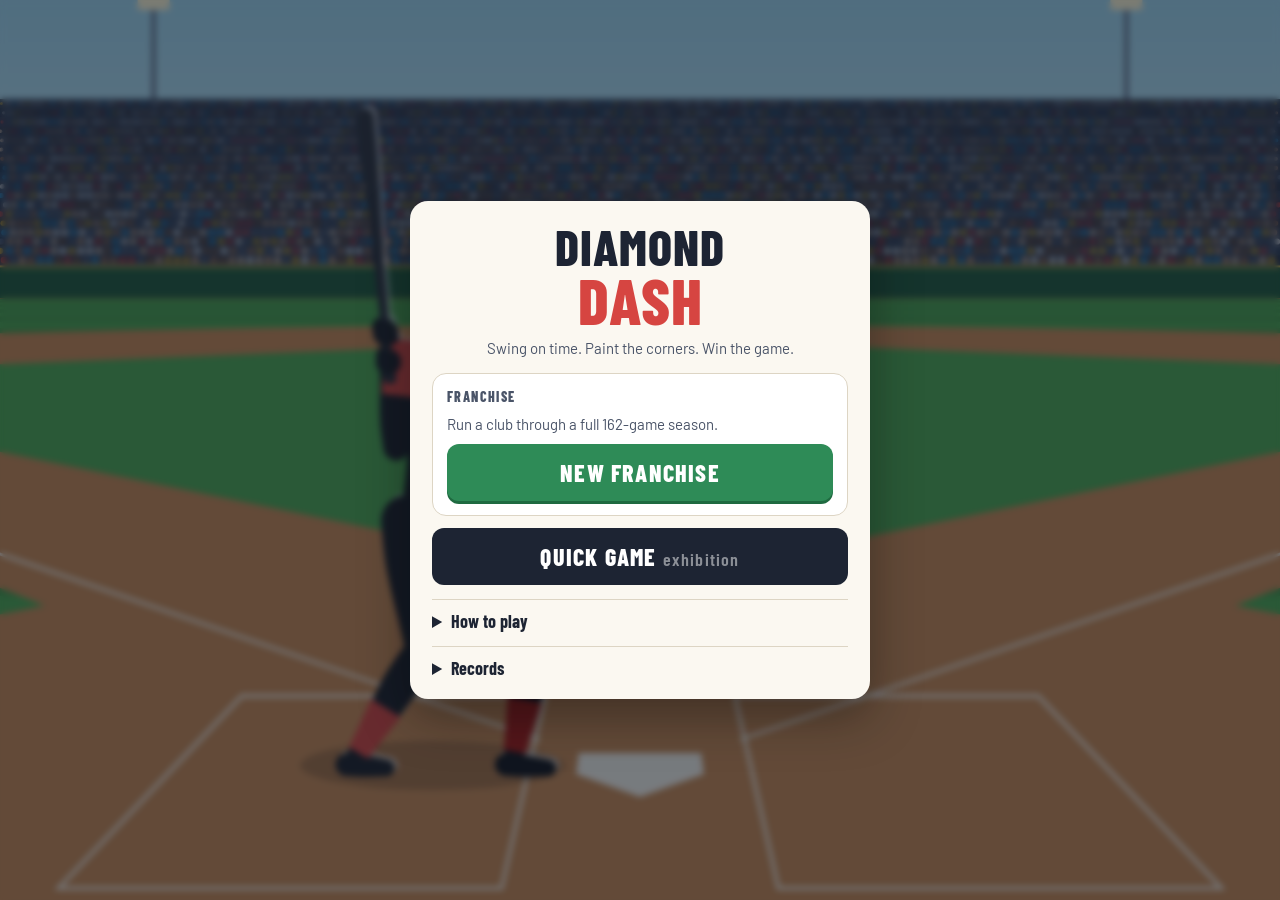
<file: index.html>
<!doctype html>
<html lang="en">
<head>
  <meta charset="utf-8">
  <meta name="viewport" content="width=device-width, initial-scale=1, maximum-scale=1, user-scalable=no, viewport-fit=cover">
  <meta name="theme-color" content="#1d2433">
  <title>Diamond Dash</title>
  <link rel="preconnect" href="https://fonts.googleapis.com">
  <link rel="preconnect" href="https://fonts.gstatic.com" crossorigin>
  <link href="https://fonts.googleapis.com/css2?family=Barlow:wght@500;600;700&family=Barlow+Condensed:wght@600;700;800&display=swap" rel="stylesheet">
  <link rel="stylesheet" href="css/style.css">
  <link rel="stylesheet" href="css/ui.css">
  <link rel="stylesheet" href="css/ui-core.css">
  <link rel="stylesheet" href="css/ui-offseason.css">
  <link rel="stylesheet" href="css/fx.css">
</head>
<body>
  <!-- Franchise mode pages (js/ui/ui.js) -->
  <div id="franchise" hidden></div>

  <canvas id="game" aria-label="Baseball field. Tap or press Space to swing when batting. Tap the strike zone to pitch."></canvas>

  <!-- In-game HUD -->
  <div id="hud" hidden>
    <div class="scorebug" id="scorebug">
      <div class="sb-teams">
        <div class="sb-row" id="sb-away"><span class="chip"></span><span class="abbr"></span><span class="runs">0</span></div>
        <div class="sb-row" id="sb-home"><span class="chip"></span><span class="abbr"></span><span class="runs">0</span></div>
      </div>
      <div class="sb-inning"><span id="sb-half">&#9650;</span><span id="sb-inn">1</span></div>
      <div class="sb-situation">
        <svg class="sb-bases" viewBox="0 0 44 30" aria-label="Runners on base">
          <rect id="sb-b2" x="16" y="2" width="11" height="11" transform="rotate(45 21.5 7.5)"/>
          <rect id="sb-b3" x="4" y="14" width="11" height="11" transform="rotate(45 9.5 19.5)"/>
          <rect id="sb-b1" x="28" y="14" width="11" height="11" transform="rotate(45 33.5 19.5)"/>
        </svg>
        <div class="sb-outs" aria-label="Outs"><i id="sb-o1"></i><i id="sb-o2"></i></div>
      </div>
      <div class="sb-count" id="sb-count">0-0</div>
    </div>

    <div class="matchup" id="matchup">
      <div class="mu-line" id="mu-batter"></div>
      <div class="mu-line dim" id="mu-pitcher"></div>
    </div>

    <div id="pitch-info" class="pitch-info" aria-live="polite"></div>
    <div id="call" class="call" aria-live="assertive"></div>

    <div id="controls-bat" class="controls" hidden>
      <div class="hint" id="bat-hint">Tap or press <kbd>Space</kbd> to swing</div>
      <button id="btn-steal" class="pill steal" hidden>STEAL 2ND</button>
    </div>

    <div id="controls-pitch" class="controls" hidden>
      <div class="pitch-buttons" id="pitch-buttons" role="radiogroup" aria-label="Pitch type"></div>
      <div class="pitch-row2">
        <button id="btn-bullpen" class="pill bullpen">BULLPEN <small>(B)</small></button>
        <div class="hint" id="pitch-hint">Tap the zone to throw</div>
      </div>
    </div>

    <div id="tagup" class="prompt" hidden>
      <div class="prompt-title" id="tagup-title">Tag up?</div>
      <div class="prompt-sub" id="tagup-sub"></div>
      <div class="prompt-buttons">
        <button id="btn-send" class="btn go">SEND <small>(Y)</small></button>
        <button id="btn-hold" class="btn">HOLD <small>(N)</small></button>
      </div>
    </div>

    <div id="speed-hint" class="speed-hint" hidden>Tap to speed up</div>
    <div id="banner" class="banner" hidden><div class="banner-main" id="banner-main"></div><div class="banner-sub" id="banner-sub"></div></div>

    <button id="btn-pause" class="icon-btn left" aria-label="Pause">&#10074;&#10074;</button>
    <button id="btn-mute" class="icon-btn right" aria-label="Mute">&#128266;</button>
  </div>

  <!-- Title / setup -->
  <div id="screen-title" class="overlay">
    <div class="panel setup">
      <h1 class="logo"><span>DIAMOND</span><span class="dash">DASH</span></h1>
      <p class="tag">Swing on time. Paint the corners. Win the game.</p>

      <!-- Main menu (franchise UI) -->
      <div id="main-menu" class="main-menu">
        <div class="mm-card">
          <div class="mm-label">Franchise</div>
          <div class="mm-save" id="mm-save">Run a club through a full 162-game season.</div>
          <button id="btn-fr-continue" class="btn big go" hidden>CONTINUE</button>
          <button id="btn-fr-new" class="btn big go">NEW FRANCHISE</button>
          <button id="btn-fr-reset" class="mm-link" hidden>Start over with a new franchise</button>
        </div>
        <button id="btn-quick" class="btn big mm-quick">QUICK GAME <small>exhibition</small></button>
      </div>

      <div id="quick-setup" hidden>
      <button id="btn-quick-back" class="mm-back">&#8249; Main menu</button>
      <div class="field-group">
        <label for="team-name">Your team</label>
        <input id="team-name" maxlength="18" autocomplete="off" spellcheck="false">
        <div class="swatches" id="swatches" role="radiogroup" aria-label="Team color"></div>
      </div>

      <div class="field-group">
        <label for="opponent">Opponent</label>
        <select id="opponent"></select>
      </div>

      <div class="row-2">
        <div class="field-group">
          <span class="label">Innings</span>
          <div class="seg" id="seg-innings">
            <button data-v="1">1</button><button data-v="3">3</button><button data-v="9">9</button>
          </div>
        </div>
        <div class="field-group">
          <span class="label">You bat</span>
          <div class="seg" id="seg-side">
            <button data-v="away">First</button><button data-v="home">Second</button>
          </div>
        </div>
      </div>

      <div class="field-group">
        <span class="label">Difficulty</span>
        <div class="seg" id="seg-diff">
          <button data-v="easy">Easy</button><button data-v="medium">Medium</button><button data-v="hard">Hard</button>
        </div>
        <p class="diff-note" id="diff-note"></p>
      </div>

      <button id="btn-play" class="btn big go">PLAY BALL</button>
      </div>

      <details class="howto">
        <summary>How to play</summary>
        <ul>
          <li><b>Batting:</b> tap, click or press <kbd>Space</kbd> to swing. Swing early to pull the ball and late to go the other way. Perfect timing gives the hardest hits. Pitches off the plate are hard to hit well, so let them go.</li>
          <li><b>Pitching:</b> pick a pitch (<kbd>1</kbd>&ndash;<kbd>5</kbd>), then tap where in the zone to throw it. The dotted ring shows how far it can miss. Mix speeds: a change-up or splitter after a fastball fools hitters.</li>
          <li><b>Bullpen:</b> when your pitcher tires (watch the energy bar), tap <b>BULLPEN</b> (or <kbd>B</kbd>) between pitches to bring in a reliever.</li>
          <li><b>Steal:</b> with a runner on and the next base open, tap <b>STEAL</b> (or <kbd>S</kbd>) before the pitch.</li>
          <li><b>Tag up:</b> after a catch in the outfield you can send the runner. Deeper fly balls are safer.</li>
          <li>Fielding and the rest of the baserunning happen automatically. Tap the field view to speed it up.</li>
          <li><kbd>P</kbd> or <kbd>Esc</kbd> pauses and <kbd>M</kbd> mutes.</li>
        </ul>
      </details>

      <details class="records" id="records">
        <summary>Records</summary>
        <div id="records-body"></div>
      </details>
    </div>
  </div>

  <!-- Bullpen -->
  <div id="screen-bullpen" class="overlay" hidden>
    <div class="panel">
      <h2>Bullpen</h2>
      <p class="tag left" id="bp-sub">Bring in a reliever. A pitcher who comes out can't go back in.</p>
      <div id="bp-list" class="bp-list"></div>
      <button id="btn-bp-close" class="btn wide">KEEP CURRENT PITCHER</button>
    </div>
  </div>

  <!-- Pause -->
  <div id="screen-pause" class="overlay" hidden>
    <div class="panel small">
      <h2>Paused</h2>
      <button id="btn-resume" class="btn big go">RESUME</button>
      <button id="btn-simend" class="btn" hidden>SIM TO END</button>
      <button id="btn-quit" class="btn">QUIT TO MENU</button>
      <p id="pause-note" class="pause-note" hidden>Leaving simulates the rest of this game.</p>
    </div>
  </div>

  <!-- Game over -->
  <div id="screen-over" class="overlay" hidden>
    <div class="panel wide">
      <h2 id="over-title">Final</h2>
      <p id="over-sub" class="tag"></p>
      <div id="over-bests" class="bests"></div>
      <div class="table-wrap"><table id="linescore" class="linescore"></table></div>
      <div class="tabs" id="box-tabs"></div>
      <div class="table-wrap"><table id="boxscore" class="boxscore"></table></div>
      <div class="table-wrap"><table id="pitchbox" class="boxscore"></table></div>
      <div class="over-buttons">
        <button id="btn-again" class="btn big go">PLAY AGAIN</button>
        <button id="btn-menu" class="btn">MAIN MENU</button>
      </div>
    </div>
  </div>

  <script src="js/util.js"></script>
  <script src="js/data.js"></script>
  <script src="js/sim.js"></script>
  <script src="js/game.js"></script>
  <script src="js/league.js"></script>
  <script src="js/engine.js"></script>
  <script src="js/season.js"></script>
  <script src="js/depth.js"></script>
  <script src="js/postseason.js"></script>
  <script src="js/offseason.js"></script>
  <script src="js/trades.js"></script>
  <script src="js/form.js"></script>
  <script src="js/db.js"></script>
  <script src="js/storage.js"></script>
  <script src="js/audio.js"></script>
  <script src="js/rig.js"></script>
  <script src="js/render-bat.js"></script>
  <script src="js/render-field.js"></script>
  <script src="js/fx.js"></script>
  <script src="js/ui/ui.js"></script>
  <script src="js/ui/screens-core.js"></script>
  <script src="js/ui/profile.js"></script>
  <script src="js/ui/boxscore.js"></script>
  <script src="js/ui/screens-season.js"></script>
  <script src="js/ui/screens-offseason.js"></script>
  <script src="js/main.js"></script>
</body>
</html>
</file>
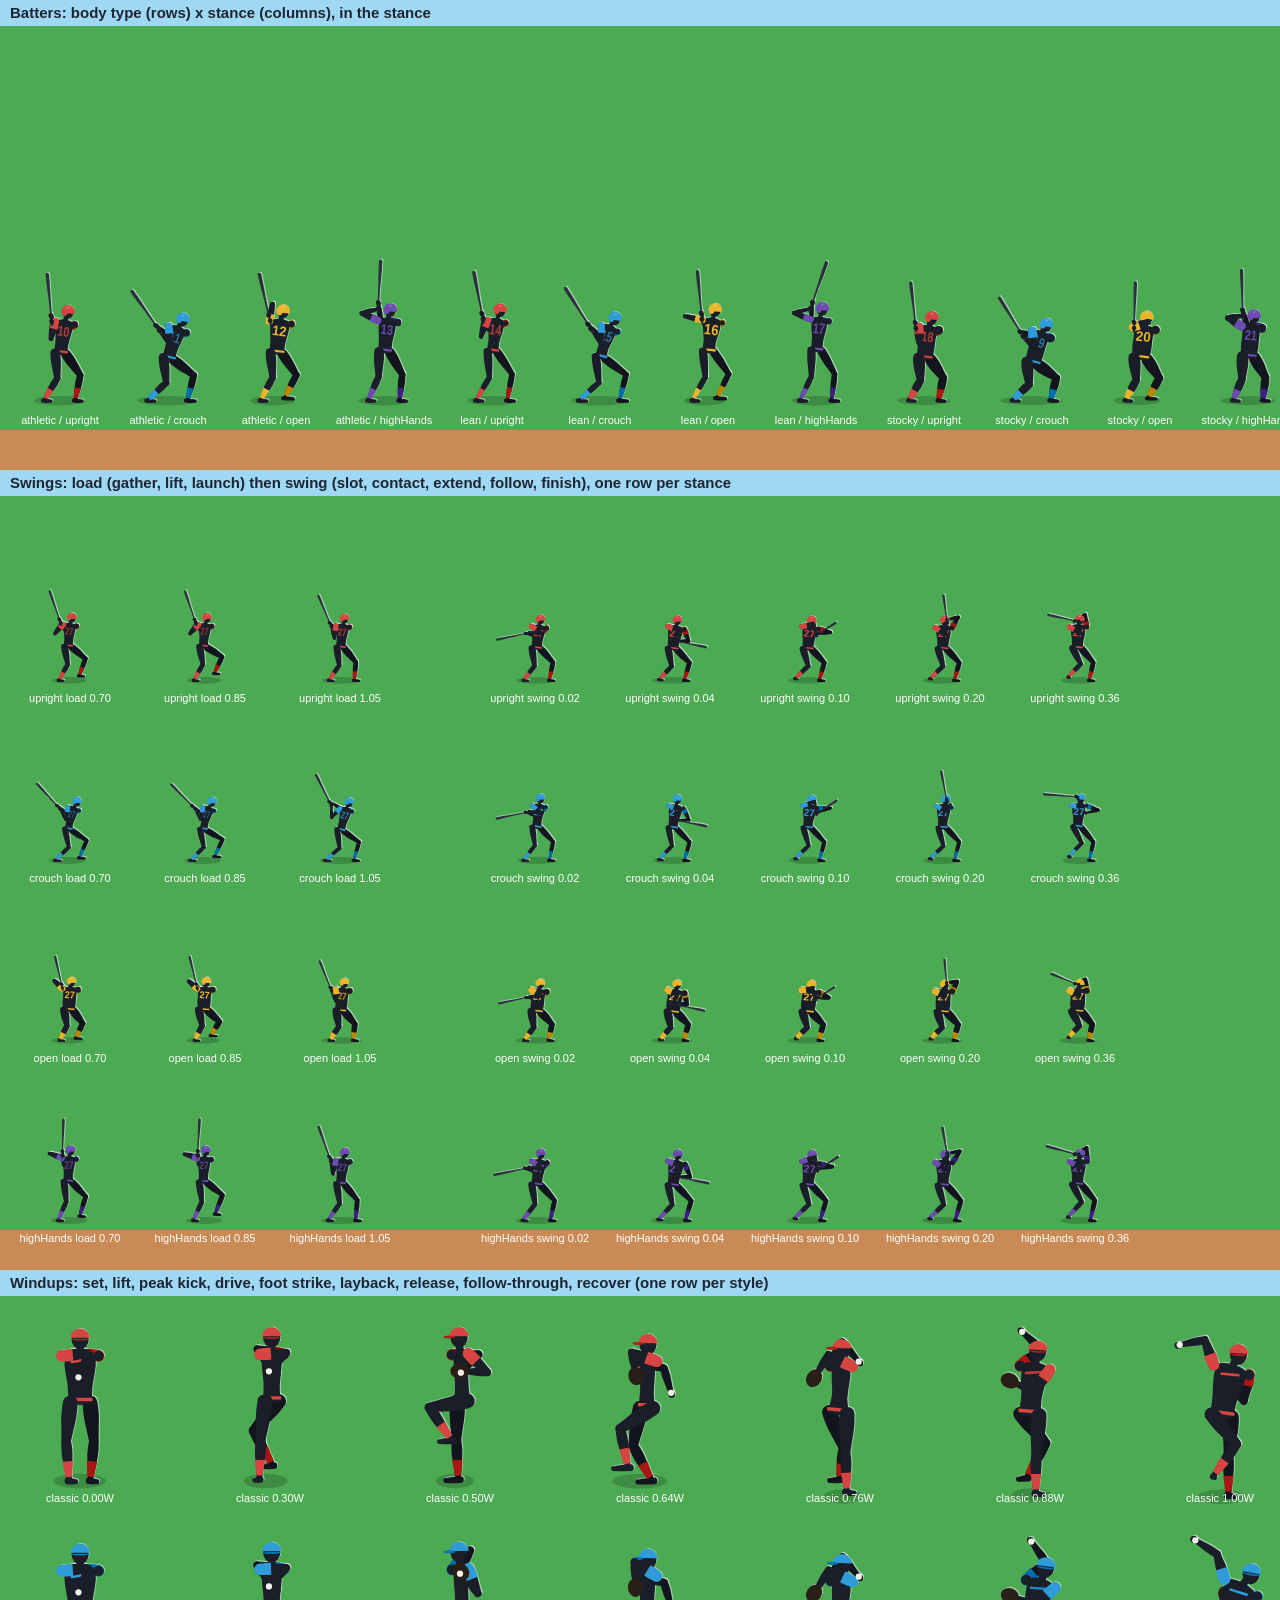
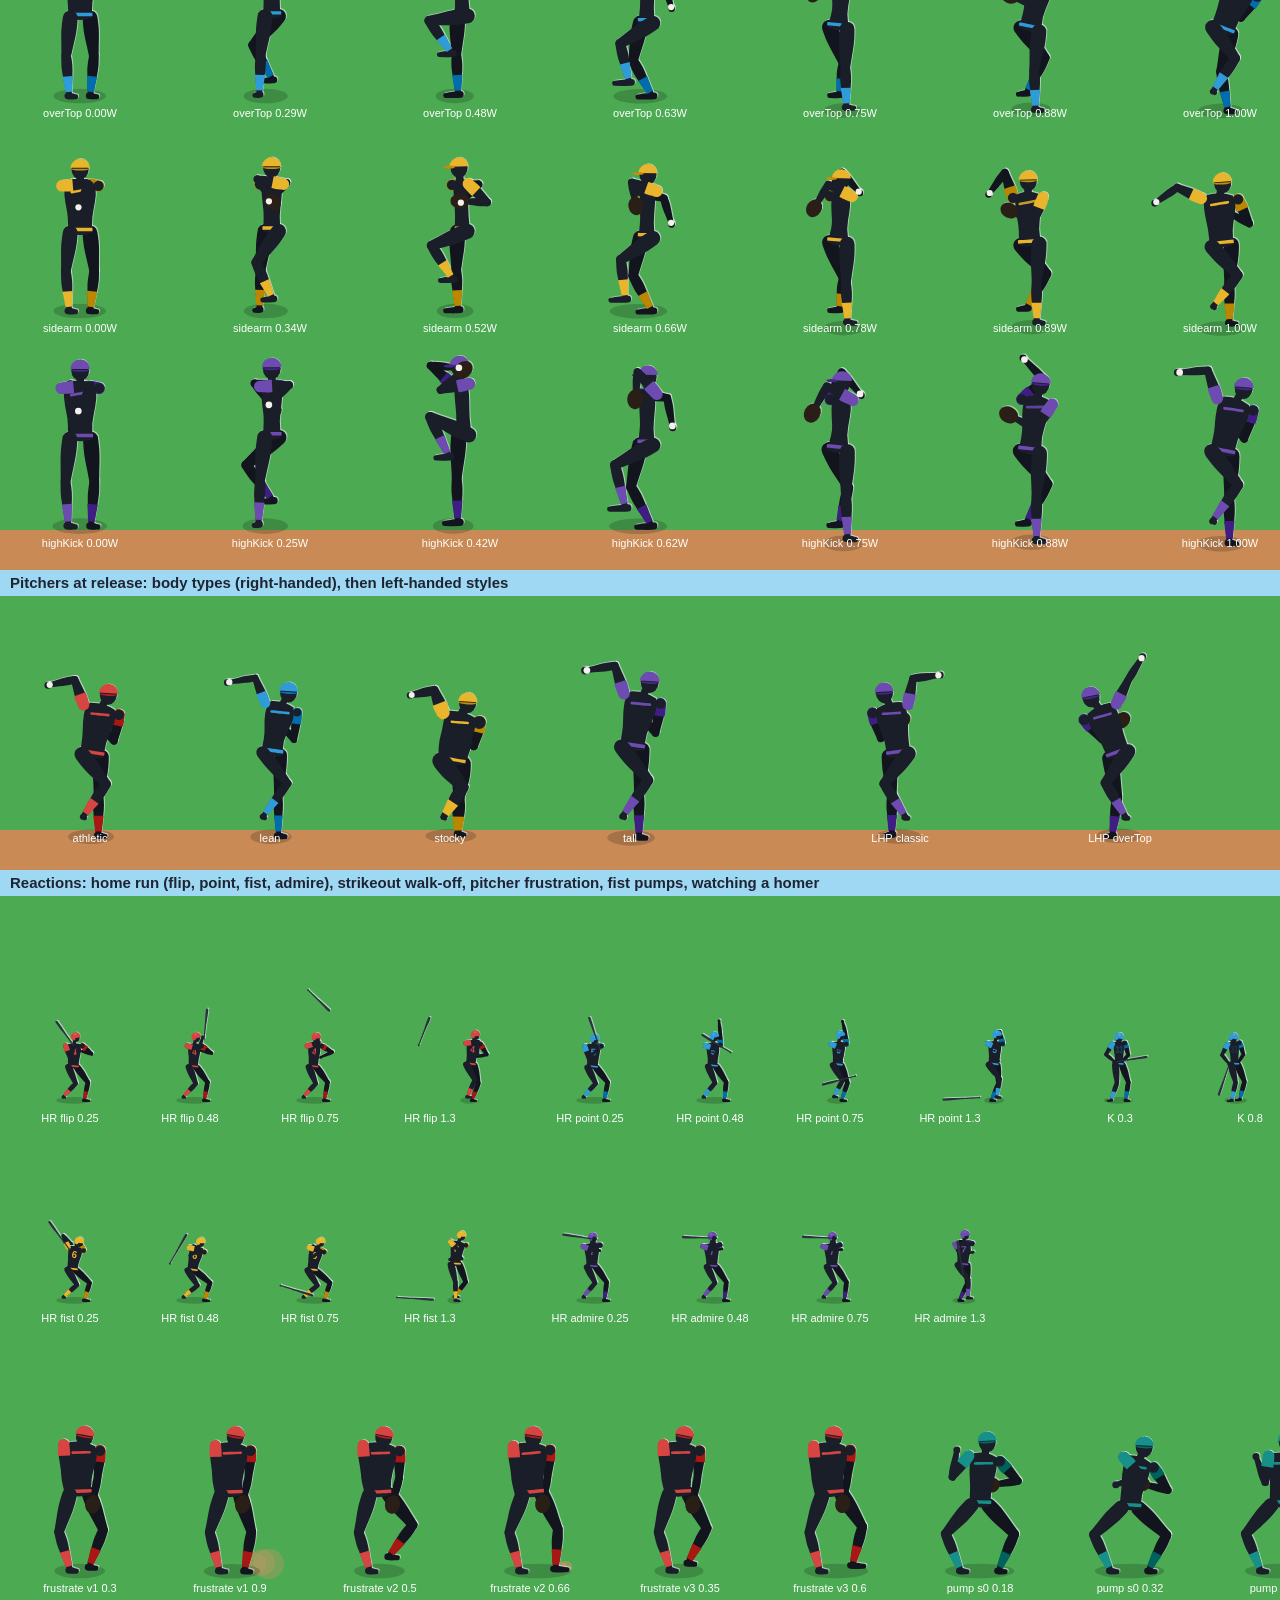
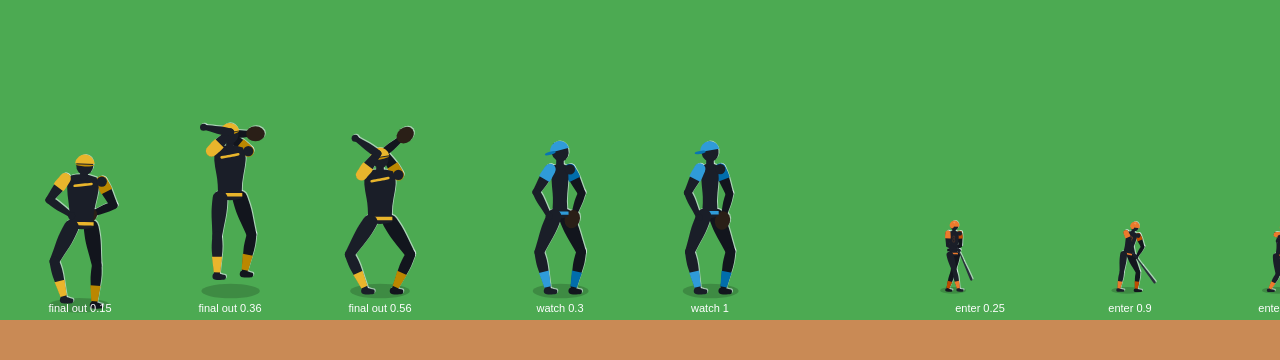
<file: tools/poses.html>
<!doctype html>
<!-- Contact sheet of the player rigs, for checking animations by eye.
     Serve the repo root and open /tools/poses.html (add ?section=pitch etc. to
     show one section). Every body type x stance, every windup style at key
     frames, swing finishes and the reactions. -->
<html><head><meta charset="utf-8"><title>Pose sheet</title>
<style>body{margin:0;background:#3f8f45;font:12px sans-serif}canvas{display:block}</style></head>
<body><canvas id="c"></canvas>
<script src="../js/util.js"></script><script src="../js/data.js"></script><script src="../js/sim.js"></script>
<script src="../js/rig.js"></script><script src="../js/render-bat.js"></script>
<script>
const R = BB.rig;
const c = document.getElementById('c'), ctx = c.getContext('2d');
const W = 1800, H = 3560; c.width = W; c.height = H;
ctx.fillStyle = '#4caa52'; ctx.fillRect(0, 0, W, H);
let y0 = 0;
function band(h, title) {
  ctx.fillStyle = '#9fd8f2'; ctx.fillRect(0, y0, W, 26);
  ctx.fillStyle = '#c98a55'; ctx.fillRect(0, y0 + h - 40, W, 40);
  ctx.fillStyle = '#1d2433'; ctx.font = '700 15px sans-serif'; ctx.textAlign = 'left'; ctx.fillText(title, 10, y0 + 18);
  const ty = y0; y0 += h; return ty;
}
function label(x, y, text) {
  ctx.fillStyle = '#fff'; ctx.font = '11px sans-serif'; ctx.textAlign = 'center'; ctx.fillText(text, x, y + 18);
}
// Run a rig to time t in small steps so props, dust and blends evolve.
function at(rig, name, t, opts, seed) {
  rig.rand = BB.U.seeded(seed || 7);
  rig.play(name, 0, opts);
  rig.time = 0;
  const dt = 1 / 240;
  for (let s = 0; s < t - 1e-9; s += dt) rig.update(Math.min(dt, t - s));
  return rig;
}
const BODIES = ['athletic', 'lean', 'stocky', 'tall'];
const STANCES = ['upright', 'crouch', 'open', 'highHands'];
const WINDUPS = ['classic', 'overTop', 'sidearm', 'highKick'];
const team = ['#d64541', '#2f9bd9', '#e9b52c', '#6d4bb0'];
const WU = R.WINDUP;

// 1. Batters: every body x stance (mid-waggle).
let ty = band(470, 'Batters: body type (rows) x stance (columns), in the stance');
BODIES.forEach((b, r) => STANCES.forEach((s, i) => {
  const rig = at(R.makeBatter({ body: b, stance: s }), 'stance', 0.3);
  const x = 110 + i * 200 + (r % 2) * 0, y = ty + 140 + r * 0;
  const X = 60 + (r * 4 + i) * 108, Y = ty + 400;
  R.drawBatter(ctx, rig, X, Y, 17, team[i], 'R', 10 + r * 4 + i);
  label(X, Y + 6, b + ' / ' + s);
}));

// 2. Swing sequence per stance: load and swing key frames.
ty = band(800, 'Swings: load (gather, lift, launch) then swing (slot, contact, extend, follow, finish), one row per stance');
const swingFrames = [['load', 0.82 * WU], ['load', WU], ['load', WU + 0.2], ['swing', 0.018], ['swing', 0.04], ['swing', 0.1], ['swing', 0.2], ['swing', 0.36]];
STANCES.forEach((s, r) => swingFrames.forEach(([n, t], i) => {
  const rig = at(R.makeBatter({ stance: s, body: BODIES[r] }), n, t, { ballY: 2.55, ballX: 2.4 }, 3 + r);
  const X = 70 + i * 135 + (i > 2 ? 60 : 0), Y = ty + 210 + r * 180;
  R.drawBatter(ctx, rig, X, Y, 12, team[r], 'R', 27);
  label(X, Y + 4, s + ' ' + n + ' ' + t.toFixed(2));
}));

// 3. Windups: every style at key frames (fractions of the windup).
ty = band(900, 'Windups: set, lift, peak kick, drive, foot strike, layback, release, follow-through, recover (one row per style)');
const wf = (st) => { const T = R.STYLES[st].t; return [0, T[1], T[2], T[3], T[4], T[5], 1, 1 + 0.14 / WU, 1 + 0.4 / WU]; };
WINDUPS.forEach((st, r) => wf(st).forEach((f, i) => {
  const rig = at(R.makePitcher({ windup: st, body: r === 3 ? 'tall' : 'athletic' }), 'windup', f * WU, null, 11);
  const X = 80 + i * 190, Y = ty + 210 + r * 215;
  R.drawPitcher(ctx, rig, X, Y, 26, team[r], 'R');
  label(X, Y + 4, st + ' ' + f.toFixed(2) + 'W');
}));

// 4. Pitcher bodies and lefties at release.
ty = band(300, 'Pitchers at release: body types (right-handed), then left-handed styles');
BODIES.forEach((b, i) => {
  const rig = at(R.makePitcher({ windup: 'classic', body: b }), 'windup', WU, null, 5);
  const X = 90 + i * 180, Y = ty + 250;
  R.drawPitcher(ctx, rig, X, Y, 26, team[i], 'R'); label(X, Y + 4, b);
});
WINDUPS.forEach((st, i) => {
  const rig = at(R.makePitcher({ windup: st }), 'windup', WU * 0.97, null, 5);
  const X = 900 + i * 220, Y = ty + 250;
  R.drawPitcher(ctx, rig, X, Y, 26, '#6d4bb0', 'L'); label(X, Y + 4, 'LHP ' + st);
});

// 5. Reactions.
ty = band(1090, 'Reactions: home run (flip, point, fist, admire), strikeout walk-off, pitcher frustration, fist pumps, watching a homer');
const CEL = ['flip', 'point', 'fist', 'admire'];
CEL.forEach((cel, r) => [0.25, 0.48, 0.75, 1.3].forEach((t, i) => {
  const rig = at(R.makeBatter({ celebrate: cel, stance: STANCES[r] }), 'hr', t, { dir: 1 }, 2);
  const X = 70 + i * 120 + (r % 2) * 520, Y = ty + 230 + Math.floor(r / 2) * 200;
  R.drawBatter(ctx, rig, X, Y, 12, team[r], 'R', 4 + r);
  label(X, Y + 4, 'HR ' + cel + ' ' + t);
}));
[[0.3, false], [0.8, false], [1.4, false], [0.45, true], [1.0, true]].forEach(([t, looking], i) => {
  const rig = at(R.makeBatter({ stance: 'crouch' }), 'kWalk', t, { looking }, looking ? 1 : 4);
  const X = 1120 + i * 130, Y = ty + 230;
  R.drawBatter(ctx, rig, X, Y, 12, '#2f9bd9', 'R', 33);
  label(X, Y + 4, 'K ' + (looking ? 'looking ' : '') + t);
});
// Pitcher frustration: three variants picked by seed.
[[1, 0.3], [1, 0.9], [2, 0.5], [2, 0.66], [3, 0.35], [3, 0.6]].forEach(([seed, t], i) => {
  const rig = at(R.makePitcher({}), 'frustrate', t, null, [0, 3, 1, 2][seed]);
  const X = 80 + i * 150, Y = ty + 700;
  R.drawPitcher(ctx, rig, X, Y, 26, '#d64541', 'R');
  label(X, Y + 4, 'frustrate v' + seed + ' ' + t);
});
[[0, 0.18], [0, 0.32], [1, 0.4], [4, 0.2], [4, 0.6]].forEach(([seed, t], i) => {
  const rig = at(R.makePitcher({}), 'pump', t, null, seed);
  const X = 980 + i * 150, Y = ty + 700;
  R.drawPitcher(ctx, rig, X, Y, 26, '#17908a', 'R');
  label(X, Y + 4, 'pump s' + seed + ' ' + t);
});
[0.15, 0.36, 0.56].forEach((t, i) => {
  const rig = at(R.makePitcher({}), 'pump', t, { final: true }, 1);
  const X = 80 + i * 150, Y = ty + 1020;
  R.drawPitcher(ctx, rig, X, Y, 26, '#e9b52c', 'R');
  label(X, Y + 4, 'final out ' + t);
});
[0.3, 1.0].forEach((t, i) => {
  const rig = at(R.makePitcher({}), 'watch', t, null, 1);
  const X = 560 + i * 150, Y = ty + 1020;
  R.drawPitcher(ctx, rig, X, Y, 26, '#2f9bd9', 'R');
  label(X, Y + 4, 'watch ' + t);
});
[0.25, 0.9, 1.4].forEach((t, i) => {
  const rig = at(R.makeBatter({ stance: 'open' }), 'enter', t, null, 1);
  const X = 980 + i * 150, Y = ty + 1020;
  R.drawBatter(ctx, rig, X, Y, 12, '#ec7a2c', 'R', 8);
  label(X, Y + 4, 'enter ' + t);
});
window.done = true;
</script></body></html>
</file>
<file: css/style.css>
:root {
  --ink: #1d2433;
  --ink-2: #4a5468;
  --paper: #fbf8f1;
  --paper-2: #efe9dc;
  --line: #ddd5c4;
  --accent: #d64541;
  --go: #2e8b57;
  --gold: #f2c94c;
  --hud-bg: rgba(20, 26, 40, 0.86);
  --hud-ink: #f7f5ef;
  --safe-top: env(safe-area-inset-top, 0px);
  --safe-bottom: env(safe-area-inset-bottom, 0px);
  --font: 'Barlow', system-ui, -apple-system, 'Segoe UI', Roboto, sans-serif;
  --font-c: 'Barlow Condensed', 'Arial Narrow', system-ui, sans-serif;
}

* { box-sizing: border-box; }
html, body {
  margin: 0;
  height: 100%;
  overflow: hidden;
  background: #1d2433;
  color: var(--ink);
  font-family: var(--font);
  -webkit-tap-highlight-color: transparent;
  -webkit-user-select: none;
  user-select: none;
  touch-action: none;
}
canvas#game { position: fixed; inset: 0; width: 100vw; height: 100vh; height: 100dvh; display: block; }
button { font: inherit; cursor: pointer; color: inherit; }
kbd {
  font-family: var(--font-c);
  font-size: 0.85em;
  padding: 0 5px;
  border: 1px solid currentColor;
  border-radius: 4px;
  opacity: 0.85;
}
[hidden] { display: none !important; }

/* ---------- HUD ---------- */
#hud { position: fixed; inset: 0; pointer-events: none; }
#hud button, #hud .prompt { pointer-events: auto; }

.scorebug {
  position: absolute;
  top: calc(10px + var(--safe-top));
  left: 50%;
  transform: translateX(-50%);
  width: max-content;
  white-space: nowrap;
  display: flex;
  align-items: stretch;
  background: var(--hud-bg);
  color: var(--hud-ink);
  border-radius: 10px;
  overflow: hidden;
  font-family: var(--font-c);
  box-shadow: 0 4px 14px rgba(0, 0, 0, 0.25);
}
.sb-teams { display: flex; flex-direction: column; }
.sb-row { display: flex; align-items: center; gap: 8px; padding: 3px 10px 3px 0; font-size: 19px; font-weight: 700; min-width: 104px; }
.sb-row .chip { width: 6px; align-self: stretch; }
.sb-row .abbr { flex: 1; letter-spacing: 0.04em; }
.sb-row .runs { font-size: 21px; font-weight: 800; min-width: 20px; text-align: right; }
.sb-row.batting .abbr::after { content: ' \2022'; color: var(--gold); }
.sb-inning {
  display: flex; flex-direction: column; align-items: center; justify-content: center;
  padding: 0 10px; border-left: 1px solid rgba(255, 255, 255, 0.12); font-size: 20px; font-weight: 800; line-height: 1;
}
.sb-inning #sb-half { font-size: 11px; color: var(--gold); margin-bottom: 2px; }
.sb-situation {
  display: flex; flex-direction: column; align-items: center; justify-content: center; gap: 4px;
  padding: 4px 10px; border-left: 1px solid rgba(255, 255, 255, 0.12);
}
.sb-bases { width: 40px; height: 27px; }
.sb-bases rect { fill: rgba(255, 255, 255, 0.15); stroke: rgba(255, 255, 255, 0.6); stroke-width: 1.4; }
.sb-bases rect.on { fill: var(--gold); stroke: var(--gold); }
.sb-outs { display: flex; gap: 5px; }
.sb-outs i { width: 8px; height: 8px; border-radius: 50%; border: 1.5px solid rgba(255, 255, 255, 0.7); }
.sb-outs i.on { background: #ff6b57; border-color: #ff6b57; }
.sb-count {
  display: flex; align-items: center; padding: 0 12px; font-size: 24px; font-weight: 800;
  border-left: 1px solid rgba(255, 255, 255, 0.12); letter-spacing: 0.03em;
}

.matchup {
  position: absolute;
  left: 12px;
  bottom: calc(12px + var(--safe-bottom));
  background: var(--hud-bg);
  color: var(--hud-ink);
  border-radius: 10px;
  padding: 7px 12px;
  font-size: 14px;
  max-width: min(46vw, 320px);
  line-height: 1.35;
}
.matchup .mu-line { white-space: nowrap; overflow: hidden; text-overflow: ellipsis; }
.matchup .mu-line b { font-family: var(--font-c); font-size: 16px; letter-spacing: 0.02em; }
.matchup .dim { opacity: 0.7; font-size: 13px; }
.matchup .tagchip { display: inline-block; padding: 0 5px; margin-right: 4px; border-radius: 4px; font-family: var(--font-c); font-weight: 700; font-size: 12px; color: #fff; }

.pitch-info {
  position: absolute;
  top: calc(78px + var(--safe-top));
  left: 50%;
  transform: translateX(-50%);
  font-family: var(--font-c);
  font-weight: 700;
  font-size: 17px;
  color: #fff;
  background: rgba(20, 26, 40, 0.55);
  padding: 2px 12px;
  border-radius: 999px;
  opacity: 0;
  transition: opacity 0.15s;
  white-space: nowrap;
}
.pitch-info.show { opacity: 1; }

.call {
  position: absolute;
  left: 50%;
  top: 40%;
  transform: translate(-50%, -50%) scale(0.9);
  font-family: var(--font-c);
  font-weight: 800;
  font-size: clamp(30px, 7vw, 54px);
  letter-spacing: 0.03em;
  color: #fff;
  text-shadow: 0 3px 0 rgba(0, 0, 0, 0.35), 0 0 18px rgba(0, 0, 0, 0.35);
  opacity: 0;
  transition: opacity 0.12s, transform 0.12s;
  white-space: nowrap;
  text-align: center;
}
.call.show { opacity: 1; transform: translate(-50%, -50%) scale(1); }
.call.high { top: 22%; }
.call.good { color: #ffe066; }
.call.bad { color: #ff8a7a; }
.call small { display: block; font-size: 0.42em; font-weight: 700; opacity: 0.9; }

.controls {
  position: absolute;
  right: 12px;
  bottom: calc(12px + var(--safe-bottom));
  display: flex;
  flex-direction: column;
  align-items: flex-end;
  gap: 8px;
}
.hint {
  color: #fff;
  font-size: 13px;
  background: rgba(20, 26, 40, 0.55);
  padding: 4px 10px;
  border-radius: 999px;
  white-space: nowrap;
}
.pill {
  pointer-events: auto;
  border: none;
  border-radius: 999px;
  padding: 10px 18px;
  font-family: var(--font-c);
  font-weight: 800;
  font-size: 18px;
  letter-spacing: 0.04em;
  box-shadow: 0 3px 0 rgba(0, 0, 0, 0.25);
}
.pill.steal { background: #fff; color: var(--ink); }
.pill.steal.armed { background: var(--gold); animation: pulse 0.8s infinite alternate; }
@keyframes pulse { from { transform: scale(1); } to { transform: scale(1.06); } }

.pitch-buttons { display: flex; gap: 6px; }
.pitch-btn {
  display: flex; flex-direction: column; align-items: center; gap: 0;
  min-width: 78px;
  border: 2px solid rgba(255, 255, 255, 0.85);
  background: rgba(20, 26, 40, 0.75);
  color: #fff;
  border-radius: 10px;
  padding: 7px 8px 5px;
  font-family: var(--font-c);
}
.pitch-btn b { font-size: 17px; font-weight: 800; letter-spacing: 0.02em; }
.pitch-btn small { font-size: 11px; opacity: 0.7; }
.pitch-btn.sel { background: #fff; color: var(--ink); }

.prompt {
  position: absolute;
  left: 50%;
  bottom: calc(90px + var(--safe-bottom));
  transform: translateX(-50%);
  background: var(--paper);
  color: var(--ink);
  border-radius: 14px;
  padding: 14px 18px;
  box-shadow: 0 10px 30px rgba(0, 0, 0, 0.35);
  text-align: center;
  min-width: 260px;
}
.prompt-title { font-family: var(--font-c); font-weight: 800; font-size: 24px; }
.prompt-sub { font-size: 14px; color: var(--ink-2); margin: 2px 0 10px; min-height: 1em; }
.prompt-buttons { display: flex; gap: 10px; justify-content: center; }

.speed-hint {
  position: absolute; right: 12px; bottom: calc(12px + var(--safe-bottom));
  color: #fff; font-size: 13px; background: rgba(20, 26, 40, 0.6); padding: 4px 10px; border-radius: 999px;
}

.banner {
  position: absolute;
  left: 0; right: 0;
  top: 42%;
  transform: translateY(-50%);
  text-align: center;
  background: linear-gradient(90deg, transparent, rgba(20, 26, 40, 0.88) 18%, rgba(20, 26, 40, 0.88) 82%, transparent);
  color: #fff;
  padding: 14px 10px;
  animation: bannerIn 0.25s ease-out;
}
.banner-main { font-family: var(--font-c); font-weight: 800; font-size: clamp(32px, 8vw, 60px); letter-spacing: 0.03em; line-height: 1.05; }
.banner-sub { font-size: clamp(14px, 3.6vw, 18px); opacity: 0.9; margin-top: 4px; padding: 0 8px; }
.banner.good .banner-main { color: #ffe066; }
.banner.bad .banner-main { color: #ff8a7a; }
.banner.low { top: auto; bottom: calc(60px + var(--safe-bottom)); transform: none; animation: bannerUp 0.25s ease-out; }
@keyframes bannerUp { from { opacity: 0; transform: translateY(12px); } to { opacity: 1; transform: none; } }
@keyframes bannerIn { from { opacity: 0; transform: translateY(-50%) scaleY(0.6); } to { opacity: 1; transform: translateY(-50%) scaleY(1); } }

.icon-btn {
  position: absolute;
  top: calc(12px + var(--safe-top));
  width: 40px; height: 40px;
  border-radius: 50%;
  border: none;
  background: var(--hud-bg);
  color: #fff;
  font-size: 15px;
  display: grid; place-items: center;
}
.icon-btn.left { left: 12px; }
.icon-btn.right { right: 12px; }

/* ---------- Overlays ---------- */
.overlay {
  position: fixed;
  inset: 0;
  display: flex;
  align-items: flex-start;
  justify-content: center;
  overflow-y: auto;
  padding: calc(18px + var(--safe-top)) 16px calc(18px + var(--safe-bottom));
  background: rgba(16, 22, 34, 0.55);
  backdrop-filter: blur(3px);
  -webkit-backdrop-filter: blur(3px);
  touch-action: pan-y;
  -webkit-user-select: text;
  user-select: text;
}
.panel {
  background: var(--paper);
  border-radius: 18px;
  padding: 22px 22px 20px;
  width: 100%;
  max-width: 460px;
  margin: auto 0;
  box-shadow: 0 18px 50px rgba(0, 0, 0, 0.35);
}
.panel.small { max-width: 320px; text-align: center; display: flex; flex-direction: column; gap: 10px; }
.panel.wide { max-width: 720px; }
.panel h2 { font-family: var(--font-c); font-size: 34px; margin: 0 0 4px; letter-spacing: 0.02em; }

.logo { margin: 0; text-align: center; font-family: var(--font-c); font-weight: 800; font-size: 50px; line-height: 0.95; letter-spacing: 0.02em; }
.logo span { display: block; }
.logo .dash { color: var(--accent); font-size: 64px; }
.tag { text-align: center; color: var(--ink-2); margin: 8px 0 16px; font-size: 15px; }

.field-group { margin-bottom: 14px; }
.field-group label, .field-group .label {
  display: block;
  font-family: var(--font-c);
  font-weight: 700;
  font-size: 14px;
  letter-spacing: 0.08em;
  text-transform: uppercase;
  color: var(--ink-2);
  margin-bottom: 6px;
}
input, select {
  width: 100%;
  font: inherit;
  font-size: 17px;
  font-weight: 600;
  padding: 10px 12px;
  border-radius: 10px;
  border: 2px solid var(--line);
  background: #fff;
  color: var(--ink);
}
input:focus, select:focus { outline: none; border-color: var(--ink); }
.swatches { display: flex; flex-wrap: wrap; gap: 8px; margin-top: 10px; }
.swatch {
  width: 32px; height: 32px; border-radius: 50%;
  border: 3px solid #fff;
  box-shadow: 0 0 0 2px var(--line);
}
.swatch.sel { box-shadow: 0 0 0 3px var(--ink); }

.row-2 { display: grid; grid-template-columns: 1fr 1fr; gap: 12px; }
.seg { display: flex; background: var(--paper-2); border-radius: 10px; padding: 3px; gap: 3px; }
.seg button {
  flex: 1;
  border: none;
  background: transparent;
  border-radius: 8px;
  padding: 9px 4px;
  font-weight: 700;
  font-size: 16px;
  color: var(--ink-2);
}
.seg button.sel { background: #fff; color: var(--ink); box-shadow: 0 1px 3px rgba(0, 0, 0, 0.15); }
.diff-note { font-size: 13px; color: var(--ink-2); margin: 6px 2px 0; min-height: 2.6em; }

.btn {
  border: none;
  border-radius: 12px;
  padding: 11px 18px;
  font-family: var(--font-c);
  font-weight: 800;
  font-size: 18px;
  letter-spacing: 0.05em;
  background: var(--paper-2);
  color: var(--ink);
}
.btn small { font-weight: 600; opacity: 0.7; font-size: 0.75em; }
.btn.go { background: var(--go); color: #fff; box-shadow: 0 3px 0 #1f6a40; }
.btn.big { width: 100%; padding: 14px; font-size: 24px; }
.btn:active { transform: translateY(1px); }

details { margin-top: 14px; border-top: 1px solid var(--line); padding-top: 10px; }
summary { cursor: pointer; font-family: var(--font-c); font-weight: 700; font-size: 18px; }
.howto ul { padding-left: 18px; margin: 8px 0 0; font-size: 14px; line-height: 1.45; color: var(--ink-2); }
.howto li { margin-bottom: 6px; }
.records table { width: 100%; border-collapse: collapse; font-size: 14px; margin-top: 8px; }
.records th, .records td { text-align: left; padding: 4px 6px; border-bottom: 1px solid var(--line); }
.records h4 { margin: 12px 0 2px; font-family: var(--font-c); font-size: 16px; }
.records .empty { color: var(--ink-2); font-size: 14px; margin: 8px 0 0; }

.bests { display: flex; flex-wrap: wrap; gap: 6px; justify-content: center; margin-bottom: 12px; }
.bests span { background: var(--gold); color: var(--ink); font-family: var(--font-c); font-weight: 700; padding: 3px 10px; border-radius: 999px; font-size: 14px; }

.table-wrap { overflow-x: auto; margin-bottom: 12px; -webkit-overflow-scrolling: touch; }
table.linescore, table.boxscore { border-collapse: collapse; width: 100%; font-size: 14px; font-variant-numeric: tabular-nums; }
.linescore th, .linescore td { padding: 5px 6px; text-align: center; border-bottom: 1px solid var(--line); }
.linescore td:first-child, .linescore th:first-child { text-align: left; font-weight: 700; white-space: nowrap; }
.linescore .tot { font-weight: 800; background: var(--paper-2); }
.boxscore th, .boxscore td { padding: 4px 6px; text-align: right; border-bottom: 1px solid var(--line); }
.boxscore th:first-child, .boxscore td:first-child { text-align: left; white-space: nowrap; }
.boxscore th { font-family: var(--font-c); color: var(--ink-2); font-weight: 700; }
.boxscore tr.total td { font-weight: 800; }
.tabs { display: flex; gap: 6px; margin-bottom: 6px; }
.tabs button { border: none; background: var(--paper-2); border-radius: 999px; padding: 6px 14px; font-weight: 700; color: var(--ink-2); }
.tabs button.sel { background: var(--ink); color: #fff; }
.over-buttons { display: grid; grid-template-columns: 2fr 1fr; gap: 10px; margin-top: 6px; }
.over-buttons .btn.big { font-size: 22px; }

/* Pitch selection and bullpen */
.pitch-buttons { flex-wrap: wrap; justify-content: flex-end; max-width: 460px; }
.pitch-btn small { font-family: var(--font); }
.pitch-btn .mph { font-size: 11px; opacity: 0.75; }
.pitch-row2 { display: flex; gap: 8px; align-items: center; }
.pill.bullpen { background: rgba(20, 26, 40, 0.8); color: #fff; font-size: 15px; padding: 7px 14px; box-shadow: none; border: 2px solid rgba(255, 255, 255, 0.6); }
.pill.bullpen small { font-weight: 600; opacity: 0.7; }
.energy { display: inline-block; width: 46px; height: 7px; border-radius: 4px; background: rgba(255, 255, 255, 0.2); vertical-align: middle; margin-left: 4px; overflow: hidden; }
.energy i { display: block; height: 100%; border-radius: 4px; background: #5fd38a; }
.energy.mid i { background: var(--gold); }
.energy.low i { background: #ff6b57; }
.tired { display: inline-block; font-family: var(--font-c); font-weight: 800; font-size: 12px; letter-spacing: 0.04em; text-transform: uppercase; color: #fff; background: #d64541; border-radius: 4px; padding: 0 6px; margin-left: 2px; vertical-align: 1px; }
.tag.left { text-align: left; margin: 4px 0 12px; }
.bp-list { display: flex; flex-direction: column; gap: 8px; margin-bottom: 12px; }
.bp-row {
  display: grid; grid-template-columns: 1fr auto; gap: 4px 10px; align-items: center;
  text-align: left; border: 2px solid var(--line); background: #fff; border-radius: 12px; padding: 10px 12px;
}
.bp-row:not(:disabled):hover { border-color: var(--ink); }
.bp-row:disabled { opacity: 0.55; cursor: default; background: var(--paper-2); }
.bp-row.current { opacity: 1; border-color: var(--go); background: #f1f8f2; }
.bp-name { font-family: var(--font-c); font-weight: 800; font-size: 19px; }
.bp-role { font-family: var(--font-c); font-weight: 700; font-size: 12px; background: var(--ink); color: #fff; border-radius: 4px; padding: 1px 5px; margin-left: 6px; vertical-align: 2px; }
.bp-status { font-size: 13px; color: var(--ink-2); text-align: right; }
.bp-pitches { grid-column: 1 / -1; display: flex; flex-wrap: wrap; gap: 4px; font-size: 13px; color: var(--ink-2); align-items: center; }
.bp-pitches span { background: var(--paper-2); border-radius: 999px; padding: 1px 8px; font-weight: 600; color: var(--ink); }
.bp-row .energy { background: var(--line); width: 60px; }
.btn.wide { width: 100%; }

@media (max-width: 560px) {
  .sb-row { font-size: 16px; min-width: 84px; padding-right: 8px; }
  .sb-row .runs { font-size: 18px; }
  .sb-count { font-size: 20px; padding: 0 9px; }
  .sb-inning { padding: 0 8px; font-size: 18px; }
  .sb-situation { padding: 3px 7px; }
  .matchup { font-size: 12px; padding: 6px 9px; max-width: 48vw; }
  .matchup .mu-line b { font-size: 14px; }
  .pitch-btn { min-width: 0; padding: 6px 7px 4px; }
  .pitch-btn b { font-size: 15px; }
  #controls-pitch { left: 12px; align-items: stretch; bottom: calc(66px + var(--safe-bottom)); }
  #controls-pitch .pitch-buttons { max-width: none; justify-content: stretch; }
  #controls-pitch .pitch-buttons > * { flex: 1 1 0; min-width: 0; }
  .pitch-btn b { font-size: 14px; }
  .pitch-row2 { justify-content: space-between; }
  #controls-pitch .hint { align-self: center; }
  .icon-btn { width: 36px; height: 36px; }
  .logo { font-size: 42px; }
  .logo .dash { font-size: 54px; }
  .panel { padding: 18px 16px 16px; }
}
.matchup .mu-form { font-size: 13px; line-height: 1; }
/* Phones: when the pitcher shows a form icon, drop the "Pitching:" label so the energy bar still fits. */
@media (max-width: 560px) {
  #mu-pitcher:has(.mu-form) .mu-lbl { display: none; }
}
</file>
<file: css/ui.css>
/* Franchise UI framework (js/ui/ui.js). Screen-specific styles live in
   ui-core.css (UI agent) and ui-offseason.css (depth agent). */

#franchise {
  position: fixed;
  inset: 0;
  z-index: 20;
  display: flex;
  flex-direction: column;
  background: var(--paper);
  color: var(--ink);
  -webkit-user-select: text;
  user-select: text;
  touch-action: pan-y;
}
body.fr-open #hud,
body.fr-open .overlay { display: none !important; }

/* Header */
.fr-head {
  display: flex;
  align-items: center;
  gap: 12px;
  padding: calc(8px + var(--safe-top)) 14px 8px;
  background: var(--ink);
  color: var(--hud-ink);
  min-height: 52px;
}
.fr-menu {
  border: none;
  background: rgba(255, 255, 255, 0.1);
  color: #fff;
  width: 38px;
  height: 38px;
  border-radius: 10px;
  font-size: 18px;
  flex: none;
}
.fr-head-team { display: flex; align-items: center; gap: 8px; min-width: 0; flex: 1; }
.fr-head-team b { font-family: var(--font-c); font-size: 20px; letter-spacing: 0.02em; white-space: nowrap; overflow: hidden; text-overflow: ellipsis; }
.fr-head-team span { font-family: var(--font-c); font-size: 17px; opacity: 0.8; white-space: nowrap; }
.fr-dot { width: 12px; height: 12px; border-radius: 3px; flex: none; }
.fr-head-date { text-align: right; line-height: 1.1; flex: none; }
.fr-head-date b { display: block; font-family: var(--font-c); font-size: 18px; }
.fr-head-date span { font-size: 12px; opacity: 0.75; }

/* Tabs */
.fr-tabs {
  display: flex;
  gap: 2px;
  padding: 0 8px;
  background: var(--ink);
  overflow-x: auto;
  scrollbar-width: none;
  flex: none;
}
.fr-tabs::-webkit-scrollbar { display: none; }
.fr-tabs button {
  border: none;
  background: transparent;
  color: rgba(255, 255, 255, 0.65);
  font-family: var(--font-c);
  font-weight: 700;
  font-size: 16px;
  letter-spacing: 0.04em;
  padding: 9px 12px 11px;
  border-bottom: 3px solid transparent;
  white-space: nowrap;
}
.fr-tabs button.sel { color: #fff; border-bottom-color: var(--gold); }

/* Content */
.fr-main {
  flex: 1;
  overflow-y: auto;
  -webkit-overflow-scrolling: touch;
  padding: 14px 14px calc(24px + var(--safe-bottom));
}
.fr-screen { max-width: 980px; margin: 0 auto; }
.fr-screen-head { display: flex; align-items: center; gap: 8px; margin-bottom: 10px; }
.fr-screen-head h2 { margin: 0; font-family: var(--font-c); font-size: 28px; letter-spacing: 0.02em; }
.fr-back {
  border: none;
  background: var(--paper-2);
  width: 36px;
  height: 36px;
  border-radius: 10px;
  font-size: 26px;
  line-height: 1;
  color: var(--ink);
}
.fr-card {
  background: #fff;
  border: 1px solid var(--line);
  border-radius: 14px;
  padding: 14px 16px;
  margin-bottom: 12px;
}
.fr-card h3 { margin: 0 0 8px; font-family: var(--font-c); font-size: 21px; letter-spacing: 0.02em; }
.fr-card h4 { margin: 12px 0 6px; font-family: var(--font-c); font-size: 17px; color: var(--ink-2); letter-spacing: 0.04em; text-transform: uppercase; }
.fr-card pre { white-space: pre-wrap; font-size: 12px; }
.fr-grid { display: grid; grid-template-columns: repeat(auto-fit, minmax(280px, 1fr)); gap: 12px; }
.fr-row-btns { display: flex; flex-wrap: wrap; gap: 8px; margin-top: 10px; }
.fr-muted { color: var(--ink-2); font-size: 14px; }

/* Links, chips, ratings */
.fr-plink { color: var(--ink); text-decoration: none; font-weight: 600; border-bottom: 1px dotted rgba(29, 36, 51, 0.35); }
.fr-plink:hover { border-bottom-style: solid; }
.fr-team { display: inline-flex; align-items: center; gap: 5px; font-family: var(--font-c); font-weight: 700; letter-spacing: 0.03em; cursor: pointer; }
.fr-team i { width: 9px; height: 9px; border-radius: 2px; display: inline-block; }
.fr-rating { display: inline-block; min-width: 26px; text-align: center; font-family: var(--font-c); font-weight: 800; border-radius: 5px; padding: 0 4px; }
.fr-rating.r-elite { background: #1f7a4d; color: #fff; }
.fr-rating.r-good { background: #cfe9d9; color: #12452b; }
.fr-rating.r-avg { background: var(--paper-2); color: var(--ink); }
.fr-rating.r-low { background: #f6d5cf; color: #7a2418; }

/* Tables */
.fr-table-wrap { overflow-x: auto; -webkit-overflow-scrolling: touch; }
.fr-table { border-collapse: collapse; width: 100%; font-size: 14px; font-variant-numeric: tabular-nums; }
.fr-table th, .fr-table td { padding: 6px 7px; border-bottom: 1px solid var(--line); white-space: nowrap; }
.fr-table th { font-family: var(--font-c); font-weight: 700; color: var(--ink-2); text-align: right; background: var(--paper); position: sticky; top: 0; }
.fr-table th.l, .fr-table td.l { text-align: left; }
.fr-table td.r { text-align: right; }
.fr-table th.sortable { cursor: pointer; }
.fr-table th.sorted-desc::after { content: ' \25BE'; }
.fr-table th.sorted-asc::after { content: ' \25B4'; }
.fr-table tbody tr:hover { background: rgba(242, 201, 76, 0.12); }
.fr-table tr.user { background: rgba(242, 201, 76, 0.22); font-weight: 700; }
.fr-table td.empty { color: var(--ink-2); font-style: italic; }

/* Modal */
.fr-modal-back {
  position: fixed;
  inset: 0;
  z-index: 40;
  background: rgba(16, 22, 34, 0.55);
  display: flex;
  align-items: flex-start;
  justify-content: center;
  overflow-y: auto;
  padding: calc(16px + var(--safe-top)) 12px calc(16px + var(--safe-bottom));
  -webkit-user-select: text;
  user-select: text;
  touch-action: pan-y;
}
.fr-modal {
  background: var(--paper);
  border-radius: 16px;
  width: 100%;
  max-width: 560px;
  margin: auto 0;
  box-shadow: 0 18px 50px rgba(0, 0, 0, 0.35);
  color: var(--ink);
}
.fr-modal.wide { max-width: 900px; }
.fr-modal-head { display: flex; align-items: center; justify-content: space-between; padding: 14px 16px 6px; }
.fr-modal-head h3 { margin: 0; font-family: var(--font-c); font-size: 24px; }
.fr-x { border: none; background: var(--paper-2); width: 34px; height: 34px; border-radius: 50%; font-size: 22px; line-height: 1; color: var(--ink); flex: none; }
.fr-modal-body { padding: 6px 16px 16px; }
.fr-confirm-text { margin: 4px 0 6px; }

/* Toasts */
.fr-toasts { position: fixed; left: 50%; bottom: calc(18px + var(--safe-bottom)); transform: translateX(-50%); z-index: 50; display: flex; flex-direction: column; gap: 6px; align-items: center; pointer-events: none; }
.fr-toast { background: var(--ink); color: #fff; padding: 9px 16px; border-radius: 999px; font-size: 14px; box-shadow: 0 6px 18px rgba(0, 0, 0, 0.25); transition: opacity 0.4s; max-width: 90vw; }
body > .fr-toast { position: fixed; left: 50%; bottom: calc(18px + var(--safe-bottom)); transform: translateX(-50%); z-index: 50; }
.fr-toast.out { opacity: 0; }

/* Progress */
.fr-progress-back { position: fixed; inset: 0; z-index: 45; background: rgba(16, 22, 34, 0.6); display: grid; place-items: center; padding: 16px; }
.fr-progress { background: var(--paper); border-radius: 16px; padding: 18px; width: min(420px, 100%); text-align: center; }
.fr-progress-label { font-family: var(--font-c); font-weight: 700; font-size: 20px; margin-bottom: 12px; }
.fr-progress-bar { height: 12px; border-radius: 999px; background: var(--paper-2); overflow: hidden; margin-bottom: 14px; }
.fr-progress-bar i { display: block; height: 100%; width: 0; background: var(--go); transition: width 0.15s; }

@media (max-width: 560px) {
  .fr-head { gap: 8px; padding-left: 10px; padding-right: 10px; }
  .fr-head-team b { font-size: 17px; }
  .fr-head-team span { font-size: 15px; }
  .fr-head-date b { font-size: 16px; }
  .fr-main { padding: 10px 10px calc(20px + var(--safe-bottom)); }
  .fr-card { padding: 12px; }
  .fr-table { font-size: 13px; }
  .fr-table th, .fr-table td { padding: 5px 5px; }
}
</file>
<file: css/ui-core.css>
/* Core franchise screens, profile and box score (UI agent). Builds on ui.css. */

/* ---------- Main menu (title screen) ---------- */
.main-menu { display: flex; flex-direction: column; gap: 12px; margin-bottom: 4px; }
.mm-card { background: #fff; border: 1px solid var(--line); border-radius: 14px; padding: 14px; display: flex; flex-direction: column; gap: 10px; }
.mm-label { font-family: var(--font-c); font-weight: 800; font-size: 14px; letter-spacing: 0.1em; text-transform: uppercase; color: var(--ink-2); }
.mm-save { font-size: 15px; color: var(--ink-2); display: flex; flex-wrap: wrap; align-items: center; gap: 4px 8px; line-height: 1.3; }
.mm-save b { font-family: var(--font-c); font-size: 21px; color: var(--ink); }
.mm-save span:not(.mm-chip) { width: 100%; }
.mm-chip { width: 14px; height: 14px; border-radius: 4px; display: inline-block; }
.mm-link { border: none; background: none; color: var(--ink-2); font-size: 14px; text-decoration: underline; padding: 0; align-self: center; }
.mm-quick { background: var(--ink); color: #fff; }
.mm-quick small { color: rgba(255, 255, 255, 0.7); }
.mm-back { border: none; background: var(--paper-2); color: var(--ink); border-radius: 999px; padding: 6px 14px; font-weight: 700; margin-bottom: 12px; }
.pause-note { margin: 0; font-size: 13px; color: var(--ink-2); }

/* ---------- Shared bits ---------- */
#franchise:has(.fr-screen-newFranchise) .fr-tabs { display: none; }
.fr-lead { margin: 0 0 12px; color: var(--ink-2); }
.fr-small { font-size: 12.5px; margin: 8px 0 0; }
.fr-center { justify-content: center; }
.fr-mb { margin: 0 0 12px; }
.fr-card-head { display: flex; align-items: baseline; justify-content: space-between; gap: 10px; }
.fr-card-head h3 { margin-bottom: 8px; }
.fr-more { color: var(--ink-2); font-size: 14px; font-weight: 600; text-decoration: none; white-space: nowrap; }
.fr-more:hover { color: var(--ink); text-decoration: underline; }
.fr-toolbar { display: flex; flex-wrap: wrap; gap: 8px; margin-bottom: 12px; }
.fr-seg { display: inline-flex; background: var(--paper-2); border-radius: 10px; padding: 3px; gap: 2px; max-width: 100%; }
.fr-seg button { border: none; background: transparent; border-radius: 8px; padding: 7px 12px; font-weight: 700; font-size: 14px; color: var(--ink-2); white-space: nowrap; }
.fr-seg button.sel { background: #fff; color: var(--ink); box-shadow: 0 1px 3px rgba(0, 0, 0, 0.15); }
.fr-seg-scroll { overflow-x: auto; scrollbar-width: none; display: flex; width: max-content; }
.fr-seg-scroll::-webkit-scrollbar { display: none; }
.fr-seg-wide { display: flex; width: 100%; }
.fr-seg-wide button { flex: 1; }
.fr-subtabs { margin-bottom: 12px; }
.fr-tag { display: inline-block; font-family: var(--font-c); font-weight: 700; font-size: 11px; letter-spacing: 0.04em; background: var(--paper-2); color: var(--ink-2); border-radius: 4px; padding: 0 4px; vertical-align: 1px; }
.fr-num { color: var(--ink-2); font-family: var(--font-c); }
.fr-inj { display: inline-block; font-family: var(--font-c); font-weight: 800; font-size: 11px; background: #d64541; color: #fff; border-radius: 4px; padding: 0 4px; vertical-align: 1px; }
.fr-pill { font-family: var(--font-c); font-weight: 700; background: var(--ink); color: var(--gold); border-radius: 999px; padding: 3px 10px; font-size: 14px; white-space: nowrap; }
.fr-err { color: #b0281f; font-weight: 600; min-height: 1em; margin: 8px 0 0; }
.fr-errs, .fr-warns { margin: 10px 0 0; padding-left: 18px; font-size: 14px; }
.fr-errs { color: #b0281f; font-weight: 600; }
.fr-warns { color: #8a5a00; }
.fr-list { list-style: none; margin: 0; padding: 0; }
.fr-list li { padding: 6px 0; border-bottom: 1px solid var(--line); }
.fr-list li:last-child { border-bottom: none; }
.fr-inj-line { display: block; font-size: 13px; color: #b0281f; }
.fr-field-label { font-family: var(--font-c); font-weight: 700; font-size: 14px; letter-spacing: 0.08em; text-transform: uppercase; color: var(--ink-2); margin: 14px 0 6px; }
.fr-field-label .fr-muted { text-transform: none; letter-spacing: 0; font-family: var(--font); font-weight: 500; font-size: 13px; }
.btn.sm { padding: 5px 10px; font-size: 14px; border-radius: 8px; }
.btn[disabled], .btn[aria-disabled='true'] { opacity: 0.45; cursor: default; box-shadow: none; }
.btn.go[aria-disabled='true'] { background: var(--paper-2); color: var(--ink-2); }
a.btn { display: inline-block; text-decoration: none; text-align: center; }
.fr-ib { border: 1px solid var(--line); background: #fff; width: 30px; height: 30px; border-radius: 8px; font-size: 11px; color: var(--ink); padding: 0; }
.fr-ib:disabled { opacity: 0.3; cursor: default; }
.fr-table td.pos, .pos { color: #1f7a4d; }
.fr-table td.neg, .neg { color: #b0281f; }
.fr-clinch { font-family: var(--font-c); font-weight: 800; color: #1f7a4d; margin-right: 2px; }
.fr-res { text-decoration: none; font-weight: 700; font-family: var(--font-c); font-size: 15px; border-bottom: 1px dotted rgba(29, 36, 51, 0.35); color: var(--ink); }
.fr-res.W { color: #1f7a4d; }
.fr-res.L { color: #b0281f; }
.fr-team { white-space: nowrap; }

/* ---------- New franchise ---------- */
.fr-nf-league h3 { font-family: var(--font-c); font-size: 22px; margin: 6px 0 8px; }
.fr-nf-divs { display: grid; grid-template-columns: repeat(3, minmax(0, 1fr)); gap: 10px; margin-bottom: 14px; }
.fr-nf-div h4 { margin: 0 0 6px; font-family: var(--font-c); font-size: 14px; letter-spacing: 0.08em; text-transform: uppercase; color: var(--ink-2); }
.fr-nf-team { display: flex; align-items: center; gap: 10px; width: 100%; text-align: left; border: 2px solid var(--line); background: #fff; border-radius: 12px; padding: 7px 10px; margin-bottom: 6px; }
.fr-nf-team:hover { border-color: var(--ink-2); }
.fr-nf-team.sel { border-color: var(--ink); box-shadow: 0 0 0 2px var(--gold); }
.fr-nf-sw { width: 24px; height: 30px; border-radius: 6px; flex: none; background: linear-gradient(135deg, var(--tc) 0 62%, var(--tc2) 62% 100%); }
.fr-nf-nm { flex: 1; min-width: 0; display: flex; flex-direction: column; line-height: 1.1; }
.fr-nf-nm small { font-size: 12px; color: var(--ink-2); white-space: nowrap; overflow: hidden; text-overflow: ellipsis; }
.fr-nf-nm b { font-family: var(--font-c); font-size: 18px; white-space: nowrap; overflow: hidden; text-overflow: ellipsis; }
.fr-nf-mk { font-family: var(--font-c); font-weight: 700; color: #1f7a4d; font-size: 13px; letter-spacing: 0.05em; }
.fr-nf-setup { scroll-margin-bottom: 20px; }
.fr-nf-preview { display: flex; align-items: center; gap: 14px; margin-bottom: 12px; }
.fr-nf-preview h3 { margin: 0; font-size: 26px; }
.fr-nf-preview small { color: var(--ink-2); font-size: 13px; }
.fr-nf-badge, .fr-th-badge, .fr-mu-badge { display: grid; place-items: center; width: 58px; height: 58px; border-radius: 14px; background: var(--tc); color: #fff; font-family: var(--font-c); font-weight: 800; font-size: 21px; letter-spacing: 0.03em; flex: none; text-shadow: 0 1px 2px rgba(0, 0, 0, 0.35); }
.fr-nf-fields { display: grid; grid-template-columns: 1fr 1fr 90px; gap: 10px; }
.fr-nf-fields label { display: flex; flex-direction: column; gap: 4px; font-family: var(--font-c); font-weight: 700; font-size: 14px; letter-spacing: 0.06em; text-transform: uppercase; color: var(--ink-2); }
.fr-nf-fields input { text-transform: none; letter-spacing: 0; }
.fr-nf-abbr input { text-transform: uppercase; }
.fr-nf-colors { margin-top: 0; }
.fr-nf-setup .btn.big { margin-top: 4px; }

/* ---------- Home ---------- */
.fr-home { display: grid; grid-template-columns: minmax(0, 1.6fr) minmax(0, 1fr); gap: 12px; align-items: start; }
.fr-home-main, .fr-home-side { min-width: 0; }
.fr-cta { border: 2px solid var(--go); background: #f1f8f2; }
.fr-cta.alt { border-color: var(--gold); background: #fffaf0; }
.fr-cta p { margin: 0; }
.fr-today-head { display: flex; justify-content: space-between; align-items: flex-start; gap: 10px; }
.fr-today-head small { font-family: var(--font-c); font-weight: 700; font-size: 13px; letter-spacing: 0.08em; text-transform: uppercase; color: var(--ink-2); }
.fr-today-head h3 { font-size: 26px; margin-bottom: 10px; }
.fr-mu { display: grid; grid-template-columns: minmax(0, 1fr) auto minmax(0, 1fr); gap: 10px; align-items: stretch; }
.fr-mu-at { align-self: center; font-family: var(--font-c); font-weight: 800; font-size: 22px; color: var(--ink-2); }
.fr-mu-side { background: var(--paper); border: 1px solid var(--line); border-radius: 12px; padding: 10px; min-width: 0; display: flex; flex-direction: column; gap: 8px; }
.fr-mu-side.user { border-color: var(--gold); box-shadow: inset 0 0 0 1px var(--gold); }
.fr-mu-team { display: flex; align-items: center; gap: 10px; min-width: 0; }
.fr-mu-team > div { min-width: 0; display: flex; flex-direction: column; }
.fr-mu-team b { font-family: var(--font-c); font-size: 18px; line-height: 1.1; }
.fr-mu-team > div span { font-size: 13px; color: var(--ink-2); }
.fr-mu-badge { width: 46px; height: 46px; font-size: 17px; border-radius: 12px; }
.fr-mu-sp { font-size: 14px; line-height: 1.35; }
.fr-mu-sp small { display: block; font-family: var(--font-c); font-weight: 700; font-size: 12px; letter-spacing: 0.08em; text-transform: uppercase; color: var(--ink-2); }
.fr-play-btns { display: grid; grid-template-columns: 1.3fr 1fr 1fr; gap: 8px; margin-top: 12px; }
.fr-play-btns .btn.big { font-size: 20px; padding: 10px 8px; display: flex; flex-direction: column; align-items: center; line-height: 1.05; }
.fr-play-btns .btn small { font-family: var(--font); font-weight: 600; font-size: 12px; letter-spacing: 0; opacity: 0.75; margin-top: 3px; }
.fr-upcoming { display: flex; flex-wrap: wrap; gap: 4px 12px; align-items: center; margin-top: 12px; padding-top: 10px; border-top: 1px solid var(--line); font-size: 14px; }
.fr-upcoming small { font-family: var(--font-c); font-weight: 700; letter-spacing: 0.08em; text-transform: uppercase; color: var(--ink-2); }
.fr-sim-btns { display: flex; flex-wrap: wrap; gap: 8px; }
.fr-sim-btns .btn { font-size: 16px; padding: 9px 14px; }
.fr-sim-date { display: flex; flex-wrap: wrap; align-items: flex-end; gap: 8px; margin-top: 10px; }
.fr-sim-date label { display: flex; align-items: center; gap: 8px; font-weight: 600; font-size: 14px; color: var(--ink-2); }
.fr-sim-date input { width: auto; font-size: 15px; padding: 7px 9px; }
.fr-sim-date .btn { font-size: 16px; padding: 9px 14px; }
.fr-sim .fr-muted { font-size: 13px; margin: 8px 0 0; }
.fr-board h4:first-of-type { margin-top: 0; }

/* Scoreboard tiles */
.fr-gtiles { display: grid; grid-template-columns: repeat(auto-fill, minmax(150px, 1fr)); gap: 8px; }
.fr-gtile { border: 1px solid var(--line); border-radius: 10px; background: var(--paper); padding: 6px 8px; font-size: 14px; min-width: 0; }
.fr-gtile.final { cursor: pointer; background: #fff; }
.fr-gtile.final:hover, .fr-gtile.final:focus { border-color: var(--ink-2); outline: none; }
.fr-gt-lab { font-size: 11px; color: var(--ink-2); font-weight: 700; margin-bottom: 2px; white-space: nowrap; overflow: hidden; text-overflow: ellipsis; }
.fr-gt-row { display: flex; align-items: center; gap: 6px; font-family: var(--font-c); font-size: 16px; color: var(--ink-2); }
.fr-gt-row i { width: 8px; height: 8px; border-radius: 2px; background: #8d99ae; }
.fr-gt-row b { font-weight: 700; }
.fr-gt-row.win { color: var(--ink); }
.fr-gt-row.win b, .fr-gt-row.win .fr-gt-r { font-weight: 800; }
.fr-gt-row.user b { text-decoration: underline; text-decoration-color: var(--gold); text-decoration-thickness: 3px; text-underline-offset: 2px; }
.fr-gt-rec { flex: 1; font-family: var(--font); font-size: 12px; color: var(--ink-2); }
.fr-gt-r { min-width: 18px; text-align: right; font-size: 18px; }
.fr-gt-foot { display: flex; flex-wrap: wrap; gap: 0 8px; font-size: 11.5px; color: var(--ink-2); margin-top: 3px; border-top: 1px solid var(--line); padding-top: 3px; }
.fr-gt-foot span:first-child { font-weight: 700; }
.fr-table.fr-mini { font-size: 14px; }

/* News */
.fr-news { list-style: none; margin: 10px 0 0; padding: 0; }
.fr-news-mini { margin-top: 0; }
.fr-news-item { padding: 8px 0; border-bottom: 1px solid var(--line); }
.fr-news-item:last-child { border-bottom: none; }
.fr-news-meta { display: flex; align-items: center; gap: 8px; font-size: 12px; color: var(--ink-2); margin-bottom: 2px; }
.fr-kind { font-family: var(--font-c); font-weight: 700; letter-spacing: 0.06em; text-transform: uppercase; }
.fr-news-text { font-size: 15px; line-height: 1.35; }
.k-injury .fr-kind { color: #b0281f; }
.k-trade .fr-kind, .k-transaction .fr-kind { color: #6d4bb0; }
.k-award .fr-kind, .k-postseason .fr-kind { color: #a77b00; }

/* ---------- Schedule ---------- */
.fr-sched tr.today { background: rgba(242, 201, 76, 0.18); }
.fr-dec { font-size: 13px; color: var(--ink-2); }
.fr-dec .fr-plink { font-weight: 600; }
.fr-daynav { display: flex; align-items: center; justify-content: space-between; gap: 10px; margin-bottom: 10px; }
.fr-daynav > div { text-align: center; display: flex; flex-direction: column; }
.fr-daynav b { font-family: var(--font-c); font-size: 22px; }
.fr-daynav .btn { font-size: 24px; padding: 4px 16px; }
.fr-card > .fr-seg-scroll { margin-bottom: 10px; }

/* ---------- Standings ---------- */
.fr-stand { margin-bottom: 12px; table-layout: fixed; min-width: 640px; }
.fr-stand th:first-child { width: 30%; }
.fr-stand th.l { color: var(--ink); font-size: 16px; }
.fr-tname { color: var(--ink-2); font-size: 13px; }
.fr-table tr.fr-cut td { border-bottom: 2px solid var(--ink-2); }

/* ---------- Leaders ---------- */
.fr-lgrid { display: grid; grid-template-columns: repeat(auto-fill, minmax(230px, 1fr)); gap: 12px; }
.fr-lgrid .fr-card { margin-bottom: 0; }
.fr-lcard ol { list-style: none; margin: 0; padding: 0; counter-reset: ldr; }
.fr-lcard li { display: flex; align-items: baseline; gap: 6px; padding: 4px 0; border-bottom: 1px solid var(--line); counter-increment: ldr; font-size: 14px; }
.fr-lcard li:last-child { border-bottom: none; }
.fr-lcard li::before { content: counter(ldr); width: 16px; color: var(--ink-2); font-family: var(--font-c); }
.fr-lcard li.fr-muted::before { content: ''; }
.fr-lcard li.user { background: rgba(242, 201, 76, 0.22); }
.fr-l-name { flex: 1; min-width: 0; white-space: nowrap; overflow: hidden; text-overflow: ellipsis; }
.fr-lcard li b { font-family: var(--font-c); font-size: 17px; }
.fr-lgrid + .fr-muted { margin-top: 12px; }

/* ---------- Team ---------- */
.fr-team-head { display: flex; align-items: center; gap: 14px; background: #fff; border: 1px solid var(--line); border-left: 8px solid var(--tc); border-radius: 14px; padding: 12px 14px; margin-bottom: 12px; flex-wrap: wrap; }
.fr-th-main { flex: 1; min-width: 0; }
.fr-th-main small { font-family: var(--font-c); font-weight: 700; font-size: 13px; letter-spacing: 0.08em; text-transform: uppercase; color: var(--ink-2); }
.fr-th-main h2 { margin: 0; font-family: var(--font-c); font-size: 28px; line-height: 1.05; }
.fr-th-facts { display: flex; flex-wrap: wrap; gap: 2px 16px; font-size: 14px; color: var(--ink-2); margin-top: 2px; }
.fr-th-facts b { color: var(--ink); }
.fr-th-btn { flex: none; }
.fr-auto { display: flex; align-items: center; gap: 12px; }
.fr-auto > div { display: flex; flex-direction: column; min-width: 0; }
.fr-auto .fr-muted { font-size: 13px; }
.fr-switch { position: relative; width: 50px; height: 28px; flex: none; }
.fr-switch input { opacity: 0; width: 100%; height: 100%; margin: 0; position: absolute; inset: 0; cursor: pointer; z-index: 1; }
.fr-switch span { position: absolute; inset: 0; background: var(--line); border-radius: 999px; transition: background 0.15s; }
.fr-switch span::after { content: ''; position: absolute; top: 3px; left: 3px; width: 22px; height: 22px; border-radius: 50%; background: #fff; box-shadow: 0 1px 3px rgba(0, 0, 0, 0.25); transition: transform 0.15s; }
.fr-switch input:checked + span { background: var(--go); }
.fr-switch input:checked + span::after { transform: translateX(22px); }
.fr-switch input:focus-visible + span { outline: 2px solid var(--ink); outline-offset: 2px; }

/* Lineup and rotation editors */
.fr-lu { display: flex; flex-direction: column; gap: 6px; }
.fr-lu-row { display: grid; grid-template-columns: 24px minmax(0, 300px) 74px 40px minmax(0, 1fr) auto auto; align-items: center; gap: 8px; padding: 6px 8px; border: 1px solid var(--line); border-radius: 10px; background: var(--paper); }
.fr-lu-row.bad { border-color: #e9a59c; background: #fdf0ee; }
.fr-lu-n { font-family: var(--font-c); font-weight: 800; font-size: 18px; text-align: center; color: var(--ink-2); }
.fr-lu select { font-size: 15px; padding: 6px 8px; border-radius: 8px; min-width: 0; }
.fr-lu-st { font-size: 13px; color: var(--ink-2); white-space: nowrap; overflow: hidden; text-overflow: ellipsis; }
.fr-lu-mv { display: flex; gap: 4px; }
.fr-lu-row:not(:has(.fr-next)) { grid-template-columns: 24px minmax(0, 300px) 74px 40px minmax(0, 1fr) auto; }
.fr-lu-row:has(.fr-rot-p) { grid-template-columns: 24px minmax(0, 300px) 40px minmax(0, 1fr) auto auto; }
.fr-next { display: flex; align-items: center; gap: 4px; font-size: 13px; font-weight: 700; color: var(--ink-2); white-space: nowrap; }
.fr-next input, .fr-cl input { width: auto; margin: 0; accent-color: var(--go); }
.fr-pen { display: flex; flex-direction: column; }
.fr-pen-row { display: grid; grid-template-columns: 82px minmax(0, 1fr) 36px auto; align-items: center; gap: 8px; padding: 7px 4px; border-bottom: 1px solid var(--line); }
.fr-pen-row:last-child { border-bottom: none; }
.fr-pen-row.bad { background: #fdf0ee; }
.fr-cl { display: flex; align-items: center; gap: 5px; font-size: 13px; color: var(--ink-2); }
.fr-pen-name { min-width: 0; white-space: nowrap; overflow: hidden; text-overflow: ellipsis; }
.fr-pen-st { font-size: 13px; white-space: nowrap; }

/* Count tiles */
.fr-counts, .fr-tot { display: flex; flex-wrap: wrap; gap: 10px 22px; align-items: flex-end; }
.fr-counts > div, .fr-tot > div { display: flex; flex-direction: column; font-size: 14px; color: var(--ink-2); }
.fr-counts b, .fr-tot b { font-family: var(--font-c); font-size: 26px; color: var(--ink); line-height: 1; }
.fr-counts > div span, .fr-tot > div span { font-size: 12px; text-transform: uppercase; letter-spacing: 0.06em; font-family: var(--font-c); font-weight: 700; }
.fr-counts p { width: 100%; }
.fr-table td .btn.sm { margin: -2px 0; }

/* Payroll */
.fr-pay-bar { position: relative; height: 16px; background: var(--paper-2); border-radius: 999px; overflow: visible; margin: 8px 0; }
.fr-pay-bar i { display: block; height: 100%; border-radius: 999px; background: var(--go); }
.fr-pay-bar.over i { background: #d64541; }
.fr-pay-bar em { position: absolute; top: -4px; bottom: -4px; width: 3px; background: var(--ink); border-radius: 2px; }
.fr-pay-nums { display: flex; flex-wrap: wrap; justify-content: space-between; gap: 4px 14px; font-size: 14px; color: var(--ink-2); }
.fr-pay-nums b { color: var(--ink); font-family: var(--font-c); font-size: 18px; }

/* ---------- League hub ---------- */
.fr-hub { display: grid; grid-template-columns: repeat(auto-fill, minmax(200px, 1fr)); gap: 10px; margin-bottom: 12px; }
.fr-hub-tile { display: flex; flex-direction: column; gap: 3px; background: var(--ink); color: #fff; border-radius: 14px; padding: 14px; text-decoration: none; min-height: 84px; }
.fr-hub-tile b { font-family: var(--font-c); font-size: 22px; color: var(--gold); }
.fr-hub-tile span { font-size: 13px; opacity: 0.85; }
.fr-hub-tile:hover { background: #2a3448; }
.fr-hub-divs { display: grid; grid-template-columns: repeat(3, minmax(0, 1fr)); gap: 12px; }
.fr-hub-divs h4 { margin-top: 0; }
.fr-hub-teams { list-style: none; margin: 0; padding: 0; }
.fr-hub-teams li { display: flex; justify-content: space-between; gap: 6px; padding: 4px 0; border-bottom: 1px solid var(--line); font-size: 14px; }
.fr-hub-teams li.user { font-weight: 700; }
.fr-hub-teams a { color: var(--ink); text-decoration: none; display: flex; align-items: center; gap: 6px; min-width: 0; white-space: nowrap; overflow: hidden; text-overflow: ellipsis; }
.fr-hub-teams a:hover { text-decoration: underline; }
.fr-hub-teams i { width: 9px; height: 9px; border-radius: 2px; flex: none; }
.fr-champ small { font-family: var(--font-c); font-weight: 700; text-transform: uppercase; letter-spacing: 0.08em; color: var(--ink-2); margin-right: 6px; }

/* ---------- Player profile ---------- */
.fr-prof-top { display: grid; grid-template-columns: 120px minmax(0, 1fr) minmax(0, 0.9fr); grid-template-areas: 'pic name rat' 'pic info rat'; grid-template-rows: auto 1fr; gap: 8px 16px; align-items: start; margin-bottom: 12px; }
.fr-portrait { grid-area: pic; width: 120px; height: 150px; border-radius: 12px; border: 3px solid var(--tc); background: #9fd8f2; display: block; }
.fr-prof-name { grid-area: name; display: flex; align-items: center; gap: 10px; }
.fr-prof-info { grid-area: info; min-width: 0; }
.fr-prof-ratings { grid-area: rat; min-width: 0; }
.fr-prof-ovr { display: flex; align-items: center; gap: 4px; margin-top: 3px; }
.fr-prof-num { font-family: var(--font-c); font-weight: 800; font-size: 30px; color: var(--tc); line-height: 1; }
.fr-prof-name > div { display: flex; flex-direction: column; min-width: 0; }
.fr-prof-name b { font-family: var(--font-c); font-size: 24px; line-height: 1.05; }
.fr-prof-name span { font-size: 14px; color: var(--ink-2); }
.fr-facts { display: grid; grid-template-columns: 1fr 1fr; gap: 6px 12px; margin: 0; }
.fr-facts > div { min-width: 0; }
.fr-facts dt { font-family: var(--font-c); font-weight: 700; font-size: 12px; letter-spacing: 0.08em; text-transform: uppercase; color: var(--ink-2); }
.fr-facts dd { margin: 0; font-size: 14px; font-weight: 600; }
.fr-grade { font-family: var(--font-c); font-size: 18px; color: #1f7a4d; }
.fr-inj-big { color: #b0281f; font-weight: 700; }
.fr-ok { color: #1f7a4d; }
.fr-prof-acts { align-items: center; }
.fr-prof-ratings h4 { margin: 0 0 6px; font-family: var(--font-c); font-size: 15px; color: var(--ink-2); letter-spacing: 0.06em; text-transform: uppercase; }
.fr-bars { display: flex; flex-direction: column; gap: 5px; }
.fr-bar { display: grid; grid-template-columns: 68px minmax(0, 1fr) 26px; align-items: center; gap: 8px; font-size: 13px; }
.fr-bar span { color: var(--ink-2); font-weight: 600; }
.fr-bar b { font-family: var(--font-c); font-size: 16px; text-align: right; }
.fr-bar-track { height: 9px; border-radius: 999px; background: var(--paper-2); overflow: hidden; }
.fr-bar-track i { display: block; height: 100%; border-radius: 999px; }
.fr-bar-track i.t-elite { background: #1f7a4d; }
.fr-bar-track i.t-good { background: #5fb685; }
.fr-bar-track i.t-avg { background: #c9b98f; }
.fr-bar-track i.t-low { background: #e07a6a; }
.fr-arsenal { display: flex; flex-wrap: wrap; gap: 4px; margin-top: 10px; }
.fr-arsenal span { background: #fff; border: 1px solid var(--line); border-radius: 999px; padding: 1px 8px; font-size: 13px; }
.fr-arsenal b { font-family: var(--font-c); }
.fr-prof-tab { min-height: 120px; }
.fr-prof-tab > .fr-seg { margin-bottom: 8px; }
.fr-prof-tab h4 { margin: 14px 0 6px; font-family: var(--font-c); font-size: 15px; color: var(--ink-2); letter-spacing: 0.06em; text-transform: uppercase; }
.fr-statline tr.cur td { background: rgba(242, 201, 76, 0.16); }
.fr-statline tr.tot td { font-weight: 800; border-top: 2px solid var(--line); }
.fr-modal .fr-table th { background: var(--paper); }

/* ---------- Box score ---------- */
.fr-box-meta { display: flex; flex-wrap: wrap; gap: 4px 14px; font-size: 14px; color: var(--ink-2); margin-bottom: 10px; }
.fr-box-meta span:first-child { font-weight: 700; color: var(--ink); }
.fr-line th, .fr-line td { text-align: center; }
.fr-line td.l, .fr-line th.l { text-align: left; }
.fr-line .tot { font-weight: 800; background: var(--paper-2); }
.fr-line tr.win td { font-weight: 700; }
.fr-box-dec { display: flex; flex-wrap: wrap; gap: 4px 16px; margin: 10px 0 4px; font-size: 14px; }
.fr-box-grid { display: grid; grid-template-columns: minmax(0, 1fr) minmax(0, 1fr); gap: 14px; margin-top: 10px; }
.fr-box-side { min-width: 0; }
.fr-box-side h4 { display: flex; align-items: center; gap: 8px; margin: 6px 0; font-family: var(--font-c); font-size: 18px; }
.fr-box-chip { width: 10px; height: 18px; border-radius: 3px; }
.fr-boxt tr.tot td { font-weight: 800; border-top: 2px solid var(--line); }
.fr-bo { display: inline-block; width: 16px; color: var(--ink-2); font-family: var(--font-c); }
.fr-box-notes { font-size: 13px; color: var(--ink-2); margin: 6px 0 0; line-height: 1.4; }
.fr-box-notes b { color: var(--ink); }
.fr-dec-tag { font-family: var(--font-c); font-weight: 800; font-size: 12px; border-radius: 4px; padding: 0 4px; color: #fff; background: var(--ink-2); }
.fr-dec-tag.d-W { background: #1f7a4d; }
.fr-dec-tag.d-L { background: #b0281f; }
.fr-dec-tag.d-S { background: #24427a; }
.fr-pbp { margin-top: 14px; }
.fr-pbp-half h5 { margin: 10px 0 2px; font-family: var(--font-c); font-size: 15px; color: var(--ink-2); text-transform: uppercase; letter-spacing: 0.06em; }
.fr-pbp-half ul { margin: 0; padding-left: 18px; font-size: 14px; line-height: 1.45; }
.fr-box-score { display: flex; flex-direction: column; gap: 6px; margin: 8px 0; }
.fr-box-score > div { display: flex; justify-content: space-between; align-items: center; font-size: 18px; max-width: 360px; }
.fr-box-score b { font-family: var(--font-c); font-size: 26px; }

/* ---------- Responsive ---------- */
@media (max-width: 860px) {
  .fr-home { grid-template-columns: minmax(0, 1fr); }
  .fr-prof-top { grid-template-columns: 120px minmax(0, 1fr); grid-template-areas: 'pic name' 'pic info' 'rat rat'; }
  .fr-box-grid { grid-template-columns: minmax(0, 1fr); }
}
@media (max-width: 640px) {
  .fr-nf-divs { grid-template-columns: minmax(0, 1fr); gap: 4px; }
  .fr-nf-fields { grid-template-columns: 1fr 1fr; }
  .fr-nf-abbr { grid-column: 1 / -1; max-width: 120px; }
  .fr-hub-divs { grid-template-columns: minmax(0, 1fr); }
  .fr-mu { grid-template-columns: minmax(0, 1fr); gap: 6px; }
  .fr-mu-at { display: none; }
  .fr-play-btns { grid-template-columns: 1fr 1fr; }
  .fr-play-btns .btn.go { grid-column: 1 / -1; }
  .fr-lu-row, .fr-lu-row:not(:has(.fr-next)) { grid-template-columns: 22px minmax(0, 1fr) 68px auto; grid-template-areas: 'n p pos mv' 'n st st fit'; row-gap: 4px; }
  .fr-lu-row:has(.fr-rot-p) { grid-template-columns: 22px minmax(0, 1fr) auto; grid-template-areas: 'n p mv' 'n st next' 'n fit next'; }
  .fr-lu-n { grid-area: n; }
  .fr-lu-p, .fr-rot-p { grid-area: p; }
  .fr-lu-pos { grid-area: pos; }
  .fr-lu-mv { grid-area: mv; }
  .fr-lu-st { grid-area: st; white-space: normal; }
  .fr-lu-fit { grid-area: fit; justify-self: end; }
  .fr-next { grid-area: next; justify-self: end; }
  .fr-lu-row:has(.fr-rot-p) .fr-lu-fit { display: none; }
  .fr-pen-row { grid-template-columns: 78px minmax(0, 1fr) 34px; }
  .fr-pen-st { grid-column: 2 / -1; white-space: normal; }
  .fr-prof-top { grid-template-columns: 96px minmax(0, 1fr); grid-template-areas: 'pic name' 'info info' 'rat rat'; gap: 10px; }
  .fr-portrait { width: 96px; height: 120px; }
  .fr-prof-name { align-self: center; flex-direction: column; align-items: flex-start; gap: 2px; }
  .fr-th-main h2 { font-size: 23px; }
  .fr-nf-badge, .fr-th-badge { width: 48px; height: 48px; font-size: 18px; }
  .fr-gtiles { grid-template-columns: repeat(2, minmax(0, 1fr)); }
  .fr-counts b, .fr-tot b { font-size: 22px; }
}

/* ---------- In-season form (form.js): hot and cold icons, profile notes ---------- */
.fr-form { display: inline-block; margin-left: 3px; font-size: 0.85em; line-height: 1; vertical-align: 0.05em; font-style: normal; font-weight: 400; cursor: default; }
.fr-form-word.hot { color: #b8461b; font-weight: 600; }
.fr-form-word.cold { color: #2a6aa8; font-weight: 600; }
.fr-prof-ratings h4.fr-notes-h { margin-top: 12px; }
.fr-notes { list-style: none; margin: 0; padding: 0; font-size: 13px; line-height: 1.4; }
.fr-notes li { padding: 3px 0 3px 10px; border-left: 3px solid #b9c0cc; margin-bottom: 3px; overflow-wrap: anywhere; }
.fr-notes li.up { border-left-color: #2f8f4e; }
.fr-notes li.down { border-left-color: #c0392b; }
</file>
<file: css/ui-offseason.css>
/* Season and offseason screens (js/ui/screens-season.js, js/ui/screens-offseason.js).
   Owned by the depth agent. Builds on the framework styles in ui.css. */

.dp-sub { margin: -4px 0 12px; color: var(--ink-2); font-size: 14px; }
.dp-kicker { font-family: var(--font-c); font-weight: 700; font-size: 13px; letter-spacing: 0.08em; text-transform: uppercase; color: var(--ink-2); }
.dp-big { font-family: var(--font-c); font-weight: 800; font-size: 26px; line-height: 1.05; letter-spacing: 0.01em; }
.dp-num { font-variant-numeric: tabular-nums; }
.dp-pill { display: inline-block; padding: 2px 8px; border-radius: 999px; font-family: var(--font-c); font-weight: 700; font-size: 13px; letter-spacing: 0.03em; background: var(--paper-2); color: var(--ink); white-space: nowrap; }
.dp-pill.gold { background: var(--gold); }
.dp-pill.green { background: #cfe9d9; color: #12452b; }
.dp-pill.red { background: #f6d5cf; color: #7a2418; }
.dp-pill.dark { background: var(--ink); color: #fff; }
.dp-note { background: var(--paper-2); border-radius: 10px; padding: 9px 12px; font-size: 14px; color: var(--ink-2); margin: 8px 0; }
.dp-note.warn { background: #fdf0c9; color: #6b4e00; }
.dp-note.bad { background: #f6d5cf; color: #7a2418; }
.dp-note.good { background: #d9efe2; color: #12452b; }
.dp-head-row { display: flex; align-items: center; justify-content: space-between; gap: 10px; flex-wrap: wrap; }
.dp-head-row h3 { margin: 0; }
.dp-tabs { display: flex; gap: 4px; flex-wrap: wrap; margin: 0 0 10px; }
.dp-tabs button { border: 1px solid var(--line); background: #fff; border-radius: 999px; padding: 5px 12px; font-family: var(--font-c); font-weight: 700; font-size: 15px; color: var(--ink-2); }
.dp-tabs button.sel { background: var(--ink); color: #fff; border-color: var(--ink); }
.dp-stats { display: grid; grid-template-columns: repeat(auto-fit, minmax(120px, 1fr)); gap: 8px; margin: 4px 0 2px; }
.dp-stat { background: var(--paper); border: 1px solid var(--line); border-radius: 10px; padding: 7px 10px; }
.dp-stat b { display: block; font-family: var(--font-c); font-size: 22px; line-height: 1.1; }
.dp-stat span { font-size: 12px; color: var(--ink-2); }
.dp-stat.over b { color: var(--accent); }
.btn.sm { padding: 6px 12px; font-size: 15px; border-radius: 9px; }
.btn.xs { padding: 3px 9px; font-size: 14px; border-radius: 8px; }
.btn:disabled { opacity: 0.45; cursor: default; }
.btn.go:disabled { box-shadow: none; }
.btn.warn { background: #f6d5cf; color: #7a2418; }
.fr-table tr.dim td { opacity: 0.5; }
.fr-table tr.sel { background: rgba(46, 139, 87, 0.1); }

/* ---------- Matchup card (next game, All-Star Game) ---------- */
.dp-match { display: flex; align-items: center; gap: 12px; flex-wrap: wrap; }
.dp-match-teams { display: flex; align-items: center; gap: 10px; flex: 1; min-width: 220px; }
.dp-match-team { display: flex; align-items: center; gap: 8px; font-family: var(--font-c); font-weight: 800; font-size: 22px; }
.dp-match-team i { width: 14px; height: 30px; border-radius: 4px; display: inline-block; }
.dp-match-team small { font-family: var(--font); font-weight: 600; font-size: 13px; color: var(--ink-2); }
.dp-match-at { color: var(--ink-2); font-family: var(--font-c); font-weight: 700; }
.dp-match .fr-row-btns { margin-top: 0; }
.dp-label { font-family: var(--font-c); font-weight: 800; font-size: 15px; letter-spacing: 0.06em; text-transform: uppercase; color: #8a6d00; }

/* ---------- Bracket ---------- */
.dp-final { max-width: 420px; margin: 0 auto 12px; }
.dp-final .dp-series { border-width: 2px; border-color: var(--gold); }
.dp-final-title { text-align: center; font-family: var(--font-c); font-weight: 800; font-size: 20px; letter-spacing: 0.12em; margin-bottom: 6px; }
.dp-final-title::before, .dp-final-title::after { content: '\25C6'; color: var(--gold); margin: 0 8px; font-size: 13px; vertical-align: 2px; }
.dp-bracket { display: grid; grid-template-columns: repeat(3, minmax(0, 1fr)); gap: 10px; align-items: start; }
.dp-round { display: flex; flex-direction: column; gap: 8px; min-width: 0; }
.dp-round-name { font-family: var(--font-c); font-weight: 700; font-size: 13px; letter-spacing: 0.08em; text-transform: uppercase; color: var(--ink-2); }
.dp-series { background: #fff; border: 1px solid var(--line); border-radius: 10px; overflow: hidden; }
.dp-series.live { border-left: 4px solid var(--gold); }
.dp-series.mine { box-shadow: 0 0 0 2px rgba(242, 201, 76, 0.65); }
.dp-series.tbd { background: transparent; border-style: dashed; }
.dp-series.tbd .nm { white-space: normal; font-size: 15px; line-height: 1.2; }
.dp-srow { display: flex; align-items: center; gap: 6px; padding: 6px 9px; min-height: 34px; }
.dp-srow + .dp-srow { border-top: 1px solid var(--line); }
.dp-srow .seed { width: 16px; font-size: 12px; color: var(--ink-2); font-variant-numeric: tabular-nums; text-align: right; flex: none; }
.dp-srow .bar { width: 5px; align-self: stretch; border-radius: 2px; flex: none; }
.dp-srow .nm { flex: 1; min-width: 0; font-family: var(--font-c); font-weight: 700; font-size: 17px; white-space: nowrap; overflow: hidden; text-overflow: ellipsis; cursor: pointer; }
.dp-srow .nm small { font-family: var(--font); font-weight: 500; font-size: 12px; color: var(--ink-2); margin-left: 4px; }
.dp-srow .w { font-family: var(--font-c); font-weight: 800; font-size: 20px; min-width: 16px; text-align: right; font-variant-numeric: tabular-nums; }
.dp-srow.win .nm, .dp-srow.win .w { color: var(--ink); }
.dp-srow.out { opacity: 0.45; }
.dp-srow.me { background: rgba(242, 201, 76, 0.18); }
.dp-sfoot { padding: 4px 9px 6px; font-size: 12px; color: var(--ink-2); border-top: 1px solid var(--line); background: var(--paper); }
.dp-bye { font-size: 13px; color: var(--ink-2); padding: 6px 2px; }
.dp-bye b { font-family: var(--font-c); color: var(--ink); }
.dp-lg-head { display: flex; align-items: baseline; justify-content: space-between; gap: 8px; margin-bottom: 8px; }
.dp-lg-head h3 { margin: 0; }

/* ---------- Awards ---------- */
.dp-awards { display: grid; grid-template-columns: repeat(auto-fit, minmax(300px, 1fr)); gap: 12px; }
.dp-award { border-top: 1px solid var(--line); padding: 10px 0 8px; }
.dp-award:first-of-type { border-top: none; padding-top: 2px; }
.dp-award-title { font-family: var(--font-c); font-weight: 700; font-size: 13px; letter-spacing: 0.09em; text-transform: uppercase; color: #8a6d00; }
.dp-award-win { display: flex; align-items: baseline; gap: 8px; flex-wrap: wrap; margin: 2px 0; }
.dp-award-win .fr-plink { font-family: var(--font-c); font-size: 22px; font-weight: 800; border-bottom-width: 0; }
.dp-award-line { font-size: 14px; color: var(--ink-2); }
.dp-award-fin { font-size: 13px; color: var(--ink-2); margin-top: 3px; }
.dp-war { font-family: var(--font-c); font-weight: 800; font-size: 14px; background: var(--ink); color: #fff; border-radius: 6px; padding: 1px 6px; }
.dp-years { display: flex; gap: 6px; flex-wrap: wrap; margin-bottom: 10px; }

/* ---------- Celebration ---------- */
.dp-champ {
  position: relative;
  overflow: hidden;
  border-radius: 18px;
  padding: 28px 18px 24px;
  margin-bottom: 12px;
  text-align: center;
  color: #fff;
  background: var(--ink);
}
.dp-champ::before {
  content: '';
  position: absolute;
  inset: 0;
  background-image:
    radial-gradient(circle at 12% 22%, rgba(255, 255, 255, 0.5) 0 3px, transparent 4px),
    radial-gradient(circle at 82% 18%, rgba(242, 201, 76, 0.9) 0 4px, transparent 5px),
    radial-gradient(circle at 70% 78%, rgba(255, 255, 255, 0.45) 0 3px, transparent 4px),
    radial-gradient(circle at 25% 80%, rgba(242, 201, 76, 0.8) 0 3px, transparent 4px),
    radial-gradient(circle at 48% 12%, rgba(255, 255, 255, 0.35) 0 2px, transparent 3px),
    radial-gradient(circle at 92% 60%, rgba(255, 255, 255, 0.4) 0 2px, transparent 3px),
    radial-gradient(circle at 6% 58%, rgba(242, 201, 76, 0.7) 0 2px, transparent 3px);
  pointer-events: none;
}
.dp-champ > * { position: relative; }
.dp-champ .dp-kicker { color: rgba(255, 255, 255, 0.8); }
.dp-champ h2 { font-family: var(--font-c); font-weight: 800; font-size: 46px; line-height: 1; margin: 6px 0 4px; letter-spacing: 0.02em; text-shadow: 0 2px 0 rgba(0, 0, 0, 0.18); }
.dp-champ .dp-trophy { font-size: 44px; line-height: 1; }
.dp-champ p { margin: 6px 0 0; font-size: 16px; opacity: 0.92; }
.dp-champ .dp-pill { background: rgba(255, 255, 255, 0.2); color: #fff; }

/* ---------- Offseason hub ---------- */
.dp-steps { display: flex; gap: 6px; overflow-x: auto; scrollbar-width: none; padding-bottom: 2px; margin-bottom: 12px; }
.dp-steps::-webkit-scrollbar { display: none; }
.dp-step { flex: 1 0 auto; display: flex; align-items: center; gap: 6px; background: #fff; border: 1px solid var(--line); border-radius: 999px; padding: 6px 12px 6px 6px; font-family: var(--font-c); font-weight: 700; font-size: 15px; color: var(--ink-2); white-space: nowrap; }
.dp-step i { width: 22px; height: 22px; border-radius: 50%; display: grid; place-items: center; font-style: normal; font-size: 13px; background: var(--paper-2); color: var(--ink-2); flex: none; }
.dp-step.done i { background: var(--go); color: #fff; }
.dp-step.cur { border-color: var(--gold); background: #fff8df; color: var(--ink); }
.dp-step.cur i { background: var(--gold); color: var(--ink); }
.dp-continue { display: flex; align-items: center; justify-content: space-between; gap: 10px; flex-wrap: wrap; }
.dp-continue p { margin: 0; color: var(--ink-2); font-size: 14px; flex: 1; min-width: 200px; }
.dp-delta { font-family: var(--font-c); font-weight: 800; }
.dp-delta.up { color: var(--go); }
.dp-delta.down { color: var(--accent); }

/* ---------- Draft ---------- */
.dp-clock { display: flex; align-items: center; gap: 12px; flex-wrap: wrap; }
.dp-clock .dp-big { flex: 1; min-width: 200px; }
.dp-clock.me { background: #fff8df; border-color: var(--gold); }
.dp-range { position: relative; display: inline-block; width: 70px; height: 8px; border-radius: 4px; background: var(--paper-2); vertical-align: middle; margin-right: 6px; }
.dp-range i { position: absolute; top: 0; bottom: 0; border-radius: 4px; background: var(--ink-2); }
.dp-range.pot i { background: #2e8b57; }
.dp-picks { max-height: 360px; overflow-y: auto; }
.dp-pickrow { display: flex; gap: 8px; align-items: baseline; padding: 4px 0; border-bottom: 1px solid var(--line); font-size: 14px; }
.dp-pickrow b { font-family: var(--font-c); min-width: 30px; color: var(--ink-2); }
.dp-pickrow.me { background: rgba(242, 201, 76, 0.2); }
.dp-draft-grid { display: grid; grid-template-columns: minmax(0, 2fr) minmax(240px, 1fr); gap: 12px; align-items: start; }

/* ---------- Trade builder ---------- */
.dp-trade { display: grid; grid-template-columns: minmax(0, 1fr) minmax(0, 1fr); gap: 12px; align-items: start; }
.dp-list { max-height: 440px; overflow-y: auto; border: 1px solid var(--line); border-radius: 10px; background: #fff; }
.dp-li { display: flex; align-items: center; gap: 8px; padding: 6px 10px; border-bottom: 1px solid var(--line); cursor: pointer; font-size: 14px; }
.dp-li:last-child { border-bottom: none; }
.dp-li:hover { background: rgba(242, 201, 76, 0.1); }
.dp-li.on { background: rgba(46, 139, 87, 0.12); }
.dp-li input { width: 17px; height: 17px; accent-color: var(--go); flex: none; margin: 0; }
.dp-li .nm { flex: 1; min-width: 0; white-space: nowrap; overflow: hidden; text-overflow: ellipsis; font-weight: 600; }
.dp-li .nm small { color: var(--ink-2); font-weight: 500; margin-left: 4px; }
.dp-li .meta { color: var(--ink-2); font-size: 12px; white-space: nowrap; font-variant-numeric: tabular-nums; }
.dp-li.dis { opacity: 0.45; cursor: default; }
.dp-group { font-family: var(--font-c); font-weight: 700; font-size: 12px; letter-spacing: 0.08em; text-transform: uppercase; color: var(--ink-2); background: var(--paper); padding: 4px 10px; border-bottom: 1px solid var(--line); position: sticky; top: 0; z-index: 1; }
.dp-eval { position: sticky; bottom: 0; z-index: 2; margin-top: 12px; background: #fff; border: 1px solid var(--line); border-radius: 14px; padding: 12px 14px; box-shadow: 0 -6px 18px rgba(29, 36, 51, 0.08); }
.dp-meter { position: relative; height: 10px; border-radius: 999px; background: linear-gradient(90deg, #f6d5cf 0 50%, #cfe9d9 50% 100%); margin: 8px 0 4px; }
.dp-meter i { position: absolute; top: -3px; width: 4px; height: 16px; margin-left: -2px; border-radius: 2px; background: var(--ink); transition: left 0.2s; }
.dp-verdict { font-family: var(--font-c); font-weight: 800; font-size: 20px; }
.dp-verdict.yes { color: var(--go); }
.dp-verdict.no { color: var(--accent); }
.dp-select { font: inherit; font-size: 15px; padding: 7px 10px; border-radius: 10px; border: 1px solid var(--line); background: #fff; color: var(--ink); max-width: 100%; }
.dp-chips { display: flex; flex-wrap: wrap; gap: 5px; min-height: 26px; margin-top: 4px; }
.dp-chip { display: inline-flex; align-items: center; gap: 4px; background: var(--paper-2); border-radius: 999px; padding: 2px 4px 2px 9px; font-size: 13px; font-weight: 600; }
.dp-chip button { border: none; background: rgba(29, 36, 51, 0.1); border-radius: 50%; width: 18px; height: 18px; line-height: 18px; padding: 0; font-size: 13px; color: var(--ink); }

/* ---------- Forms (offers, roster picks) ---------- */
.dp-form { display: grid; grid-template-columns: 1fr 1fr; gap: 10px; margin: 8px 0; }
.dp-form label { display: flex; flex-direction: column; gap: 4px; font-size: 13px; font-weight: 600; color: var(--ink-2); }
.dp-form input { font: inherit; font-size: 17px; padding: 8px 10px; border-radius: 10px; border: 1px solid var(--line); background: #fff; color: var(--ink); width: 100%; }
.dp-counters { display: flex; gap: 6px; flex-wrap: wrap; }
.dp-counters .dp-pill.ok { background: #cfe9d9; color: #12452b; }
.dp-counters .dp-pill.no { background: #f6d5cf; color: #7a2418; }
.dp-check { width: 18px; height: 18px; accent-color: var(--go); vertical-align: middle; margin: 0; }
.dp-toggle { display: inline-flex; border: 1px solid var(--line); border-radius: 9px; overflow: hidden; }
.dp-toggle button { border: none; background: #fff; padding: 5px 10px; font-family: var(--font-c); font-weight: 700; font-size: 14px; color: var(--ink-2); }
.dp-toggle button + button { border-left: 1px solid var(--line); }
.dp-toggle button.on.sign { background: var(--go); color: #fff; }
.dp-toggle button.on.rel { background: #f6d5cf; color: #7a2418; }
.dp-sticky-bar { position: sticky; bottom: 0; z-index: 2; background: var(--paper); border-top: 1px solid var(--line); padding: 10px 0 2px; margin-top: 8px; }

@media (max-width: 760px) {
  .dp-bracket { grid-template-columns: minmax(0, 1fr); }
  .dp-trade { grid-template-columns: minmax(0, 1fr); }
  .dp-draft-grid { grid-template-columns: minmax(0, 1fr); }
  .dp-range { width: 40px; }
  .dp-list { max-height: 300px; }
}
@media (max-width: 560px) {
  .dp-champ h2 { font-size: 36px; }
  .dp-big { font-size: 22px; }
  .dp-match-team { font-size: 19px; }
  .dp-match-team small { display: none; }
  .dp-form { grid-template-columns: 1fr; }
  .dp-step { font-size: 14px; }
}
</file>
<file: css/fx.css>
/* Owned by the animation agent. See ARCHITECTURE.md.
   Presentation overlays created by js/fx.js inside #hud. */

/* Big-game label, e.g. "Diamond Series · Game 7" (postseason / All-Star). */
.fx-label {
  position: absolute;
  left: 12px;
  top: calc(60px + var(--safe-top));
  max-width: calc(100vw - 24px);
  padding: 3px 11px 2px;
  border-radius: 999px;
  font-family: var(--font-c);
  font-weight: 800;
  font-size: 14px;
  letter-spacing: 0.06em;
  text-transform: uppercase;
  white-space: nowrap;
  overflow: hidden;
  text-overflow: ellipsis;
  color: #2a1d05;
  background: linear-gradient(180deg, #fff1b0 0%, #f2c94c 52%, #d29b22 100%);
  box-shadow: 0 2px 10px rgba(0, 0, 0, 0.3), inset 0 0 0 1px rgba(255, 255, 255, 0.55);
}
.fx-label::before { content: '\2605'; margin-right: 6px; font-size: 0.9em; }

/* Replay badge (top right, under the mute button). */
.fx-replay {
  position: absolute;
  right: 12px;
  top: calc(60px + var(--safe-top));
  display: flex;
  align-items: center;
  gap: 8px;
  padding: 4px 10px 4px 5px;
  border-radius: 9px;
  background: rgba(20, 26, 40, 0.86);
  color: #fff;
  font-family: var(--font-c);
  box-shadow: 0 3px 12px rgba(0, 0, 0, 0.3);
}
.fx-replay b {
  padding: 1px 8px;
  border-radius: 5px;
  background: #d64541;
  font-size: 17px;
  font-weight: 800;
  letter-spacing: 0.1em;
  animation: fxPulse 1.1s ease-in-out infinite;
}
.fx-replay span { font-size: 14px; font-weight: 700; opacity: 0.8; }
@keyframes fxPulse { 50% { opacity: 0.55; } }

/* Title celebration. */
.fx-champs {
  position: absolute;
  left: 0;
  right: 0;
  top: calc(78px + var(--safe-top));
  text-align: center;
  pointer-events: none;
  opacity: 0;
  transform: scale(0.55);
  transition: opacity 0.35s ease-out, transform 0.6s cubic-bezier(0.2, 1.5, 0.4, 1);
}
.fx-champs.show { opacity: 1; transform: none; }
.fx-champs-main {
  font-family: var(--font-c);
  font-weight: 800;
  font-size: clamp(50px, 14vw, 128px);
  line-height: 1;
  letter-spacing: 0.06em;
  color: #f2c94c;
  background: linear-gradient(180deg, #fffbe0 0%, #f2c94c 46%, #c18a1c 100%);
  -webkit-background-clip: text;
  background-clip: text;
  -webkit-text-fill-color: transparent;
  filter: drop-shadow(0 4px 0 rgba(0, 0, 0, 0.4)) drop-shadow(0 0 22px rgba(242, 201, 76, 0.55));
}
.fx-champs-sub {
  display: inline-block;
  margin-top: 8px;
  padding: 3px 14px;
  border-radius: 999px;
  background: var(--team, #f2c94c);
  color: #fff;
  font-family: var(--font-c);
  font-weight: 800;
  font-size: clamp(18px, 4.6vw, 30px);
  letter-spacing: 0.08em;
  text-transform: uppercase;
  text-shadow: 0 2px 0 rgba(0, 0, 0, 0.35);
  box-shadow: 0 4px 14px rgba(0, 0, 0, 0.35);
}

@media (max-width: 560px) {
  .fx-label { top: calc(108px + var(--safe-top)); font-size: 12px; }
  .fx-replay { top: calc(108px + var(--safe-top)); }
  .fx-replay span { font-size: 12px; }
  .fx-champs { top: calc(140px + var(--safe-top)); }
}
</file>
